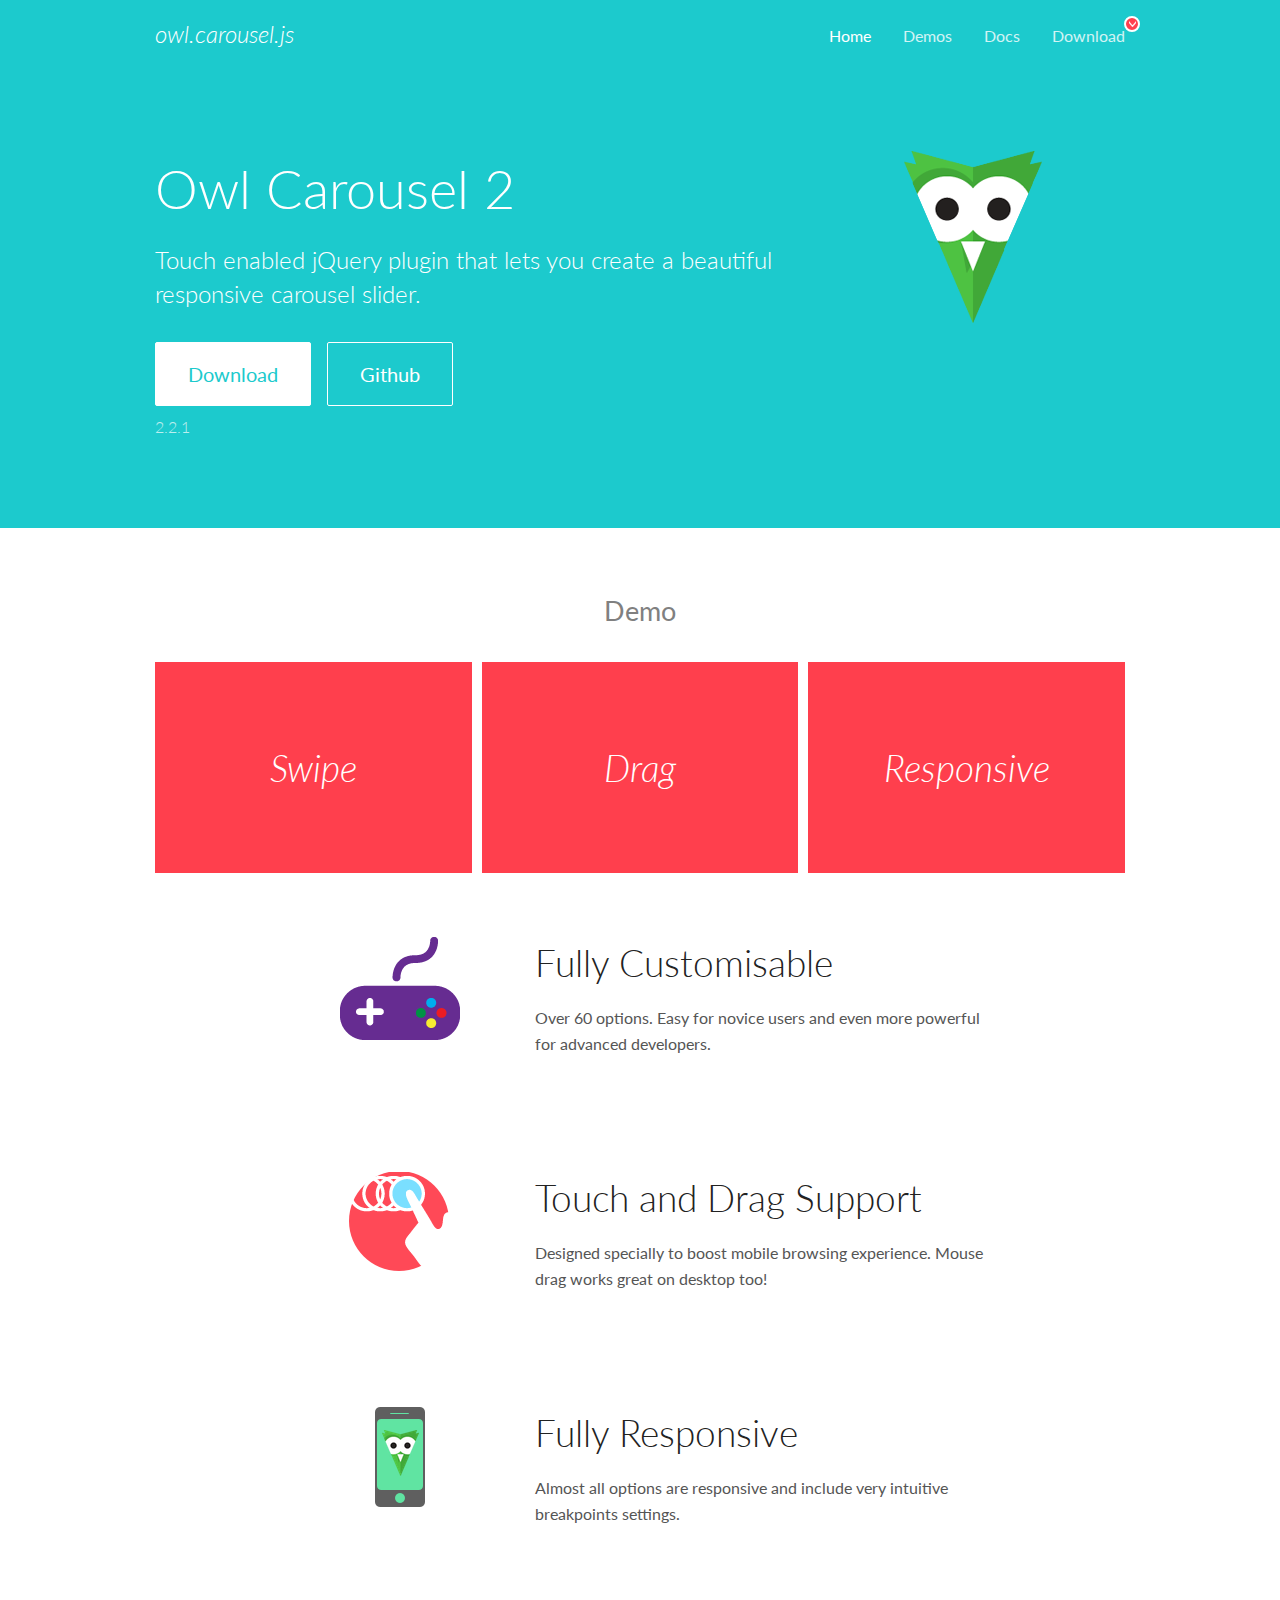
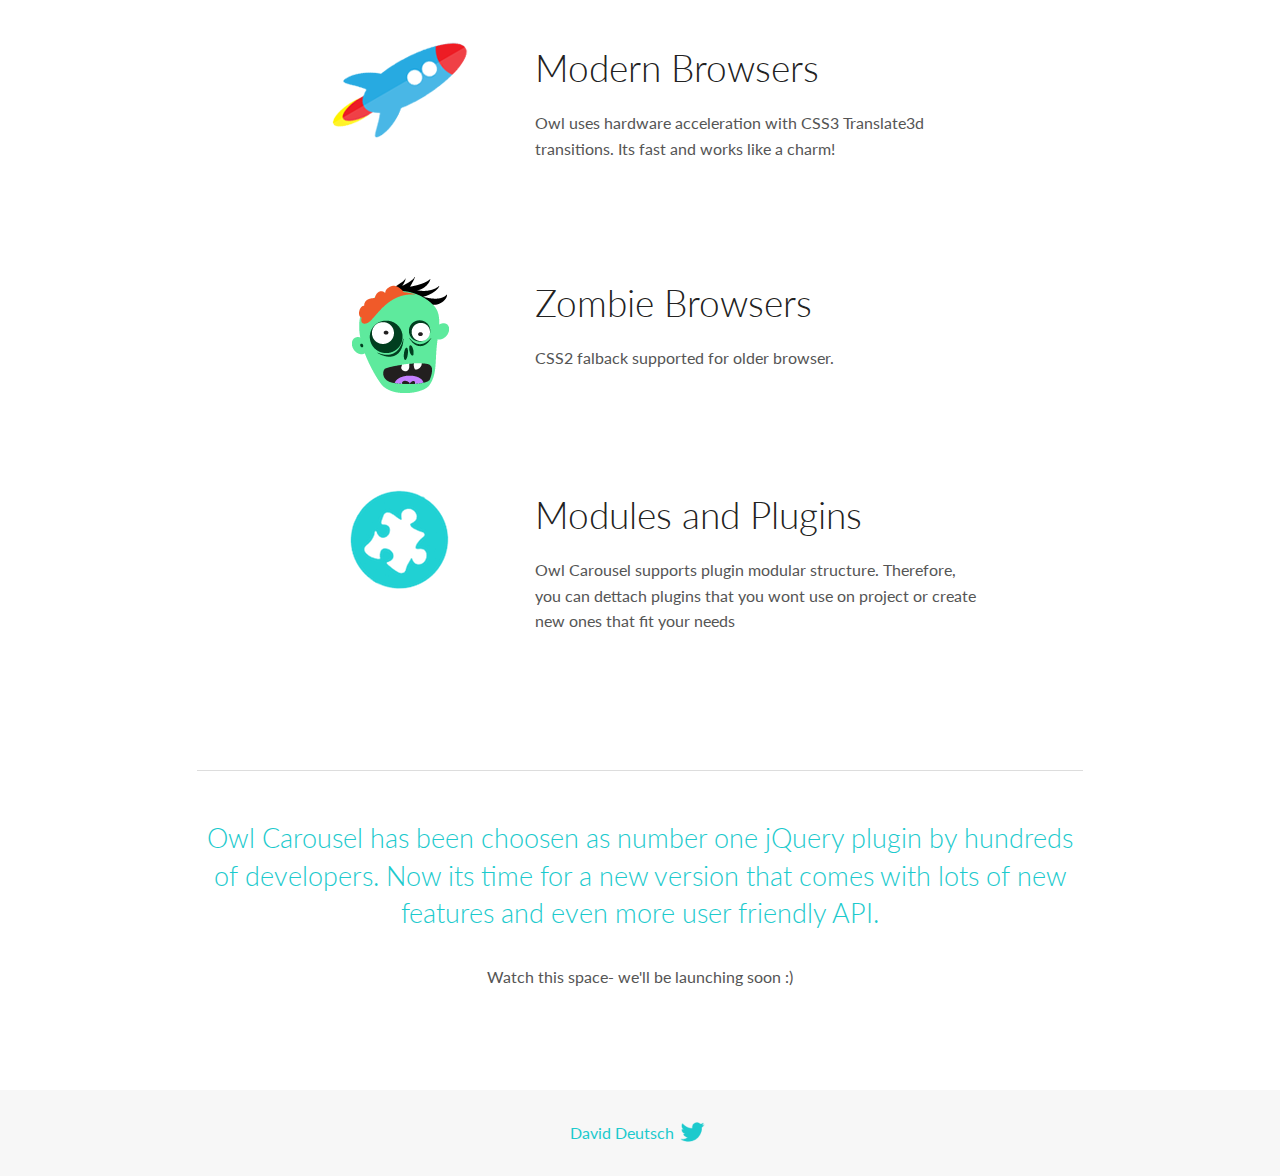
<file: dashboard/www/assets/lib/owl.carousel/docs/index.html>
<!DOCTYPE html>
<html lang="en">
  <head>

    <!-- head -->
    <meta charset="utf-8">
    <meta name="msapplication-tap-highlight" content="no" />
    <meta name="viewport" content="width=device-width, initial-scale=1.0" />
    <meta name="description" content="Touch enabled jQuery plugin that lets you create beautiful responsive carousel slider.">
    <meta name="author" content="David Deutsch">
    <title>
      Home | Owl Carousel | 2.2.1
    </title>

    <!-- Stylesheets -->
    <link href='https://fonts.googleapis.com/css?family=Lato:300,400,700,400italic,300italic' rel='stylesheet' type='text/css'>
    <link rel="stylesheet" href="assets/css/docs.theme.min.css">

    <!-- Owl Stylesheets -->
    <link rel="stylesheet" href="assets/owlcarousel/assets/owl.carousel.min.css">
    <link rel="stylesheet" href="assets/owlcarousel/assets/owl.theme.default.min.css">

    <!-- HTML5 shim and Respond.js IE8 support of HTML5 elements and media queries -->

    <!--[if lt IE 9]>
      <script src="https://oss.maxcdn.com/libs/html5shiv/3.7.0/html5shiv.js"></script>
      <script src="https://oss.maxcdn.com/libs/respond.js/1.3.0/respond.min.js"></script>
    <![endif]-->

    <!-- Favicons -->
    <link rel="apple-touch-icon-precomposed" sizes="144x144" href="assets/ico/apple-touch-icon-144-precomposed.png">
    <link rel="shortcut icon" href="assets/ico/favicon.png">
    <link rel="shortcut icon" href="favicon.ico">

    <!-- Yeah i know js should not be in header. Its required for demos.-->

    <!-- javascript -->
    <script src="assets/vendors/jquery.min.js"></script>
    <script src="assets/owlcarousel/owl.carousel.js"></script>
  </head>
  <body>

    <!-- header -->
    <header class="header">
      <div class="row">
        <div class="large-12 columns">
          <div class="brand left">
            <h3>
              <a href="/OwlCarousel2/">owl.carousel.js</a> 
            </h3>
          </div>
          <a id="toggle-nav" class="right">
            <span></span> <span></span> <span></span> 
          </a> 
          <div class="nav-bar">
            <ul class="clearfix">
              <li class="active">
                <a href="/OwlCarousel2/index.html">Home</a> 
              </li>
              <li> <a href="/OwlCarousel2/demos/demos.html">Demos</a>  </li>
              <li> <a href="/OwlCarousel2/docs/started-welcome.html">Docs</a>  </li>
              <li>
                <a href="https://github.com/OwlCarousel2/OwlCarousel2/archive/2.2.1.zip">Download</a> 
                <span class="download"></span> 
              </li>
            </ul>
          </div>
        </div>
      </div>
    </header>

    <!-- home panel -->
    <section id="hero">
      <div class="row">
        <div class="large-8 medium-8 columns">
          <h1>Owl Carousel 2</h1>
          <h4>Touch enabled jQuery plugin that lets you create a beautiful responsive carousel slider.</h4>
          <a href="https://github.com/OwlCarousel2/OwlCarousel2/archive/2.2.1.zip" class="hero-button">Download</a> 
          <a href="https://github.com/OwlCarousel2/OwlCarousel2" class="hero-button outline">Github</a> 
          <p>2.2.1</p>
        </div>
        <div class="large-4 medium-4 columns">
          <img class="owl-logo" src="assets/img/owl-logo.png" alt="mr. Owl">
        </div>
      </div>
    </section>

    <!-- body -->
    <div class="home-demo">
      <div class="row">
        <div class="large-12 columns">
          <h3>Demo</h3>
          <div class="owl-carousel">
            <div class="item">
              <h2>Swipe</h2>
            </div>
            <div class="item">
              <h2>Drag</h2>
            </div>
            <div class="item">
              <h2>Responsive</h2>
            </div>
            <div class="item">
              <h2>CSS3</h2>
            </div>
            <div class="item">
              <h2>Fast</h2>
            </div>
            <div class="item">
              <h2>Easy</h2>
            </div>
            <div class="item">
              <h2>Free</h2>
            </div>
            <div class="item">
              <h2>Upgradable</h2>
            </div>
            <div class="item">
              <h2>Tons of options</h2>
            </div>
            <div class="item">
              <h2>Infinity</h2>
            </div>
            <div class="item">
              <h2>Auto Width</h2>
            </div>
          </div>
        </div>
      </div>
    </div>
    <script>
      var owl = $('.owl-carousel');
      owl.owlCarousel({
        margin: 10,
        loop: true,
        responsive: {
          0: {
            items: 1
          },
          600: {
            items: 2
          },
          1000: {
            items: 3
          }
        }
      })
    </script>

    <!-- features -->
    <div id="features">
      <div class="row">
        <div class="small-12 medium-9 small-centered columns">
          <section class="row feature">
            <div class="medium-4 small-12 columns">
              <img src="assets/img/feature-options.png" alt="">
            </div>
            <div class="medium-8 small-12 columns">
              <h2>Fully Customisable</h2>
              <p>Over 60 options. Easy for novice users and even more powerful for advanced developers.</p>
            </div>
          </section>
          <section class="row feature">
            <div class="medium-4 small-12 columns">
              <img src="assets/img/feature-drag.png" alt="">
            </div>
            <div class="medium-8 small-12 columns">
              <h2>Touch and Drag Support</h2>
              <p>Designed specially to boost mobile browsing experience. Mouse drag works great on desktop too!</p>
            </div>
          </section>
          <section class="row feature">
            <div class="medium-4 small-12 columns">
              <img src="assets/img/feature-responsive.png" alt="">
            </div>
            <div class="medium-8 small-12 columns">
              <h2>Fully Responsive</h2>
              <p>Almost all options are responsive and include very intuitive breakpoints settings.</p>
            </div>
          </section>
          <section class="row feature">
            <div class="medium-4 small-12 columns">
              <img src="assets/img/feature-modern.png" alt="">
            </div>
            <div class="medium-8 small-12 columns">
              <h2>Modern Browsers</h2>
              <p>Owl uses hardware acceleration with CSS3 Translate3d transitions. Its fast and works like a charm! </p>
            </div>
          </section>
          <section class="row feature">
            <div class="medium-4 small-12 columns">
              <img src="assets/img/feature-zombie.png" alt="">
            </div>
            <div class="medium-8 small-12 columns">
              <h2>Zombie Browsers</h2>
              <p>CSS2 falback supported for older browser.</p>
            </div>
          </section>
          <section class="row feature">
            <div class="medium-4 small-12 columns">
              <img src="assets/img/feature-module.png" alt="">
            </div>
            <div class="medium-8 small-12 columns">
              <h2>Modules and Plugins</h2>
              <p>Owl Carousel supports plugin modular structure. Therefore, you can dettach plugins that you wont use on project or create new ones that fit your needs</p>
            </div>
          </section>
        </div>
      </div>
    </div>

    <!-- footer -->
    <section id="teaser-text">
      <div class="row">
        <div class="small-12 medium-11 small-centered columns">
          <hr>
          <h3 id="owl-carousel-has-been-choosen-as-number-one-jquery-plugin-by-hundreds-of-developers-now-its-time-for-a-new-version-that-comes-with-lots-of-new-features-and-even-more-user-friendly-api-">Owl Carousel has been choosen as number one jQuery plugin by hundreds of developers. Now its time for a new version that comes with lots of new features and even more user friendly API.</h3>
          <p>Watch this space- we&#39;ll be launching soon :)</p>
        </div>
      </div>
    </section>

    <!-- footer -->
    <footer class="footer">
      <div class="row">
        <div class="large-12 columns">
          <h5>
            <a href="/OwlCarousel2/docs/support-contact.html">David Deutsch</a> 
            <a id="custom-tweet-button" href="https://twitter.com/share?url=https://github.com/OwlCarousel2/OwlCarousel2&text=Owl Carousel - This is so awesome! " target="_blank"></a> 
          </h5>
        </div>
      </div>
    </footer>

    <!-- vendors -->
    <script src="assets/vendors/highlight.js"></script>
    <script src="assets/js/app.js"></script>
  </body>
</html>
</file>
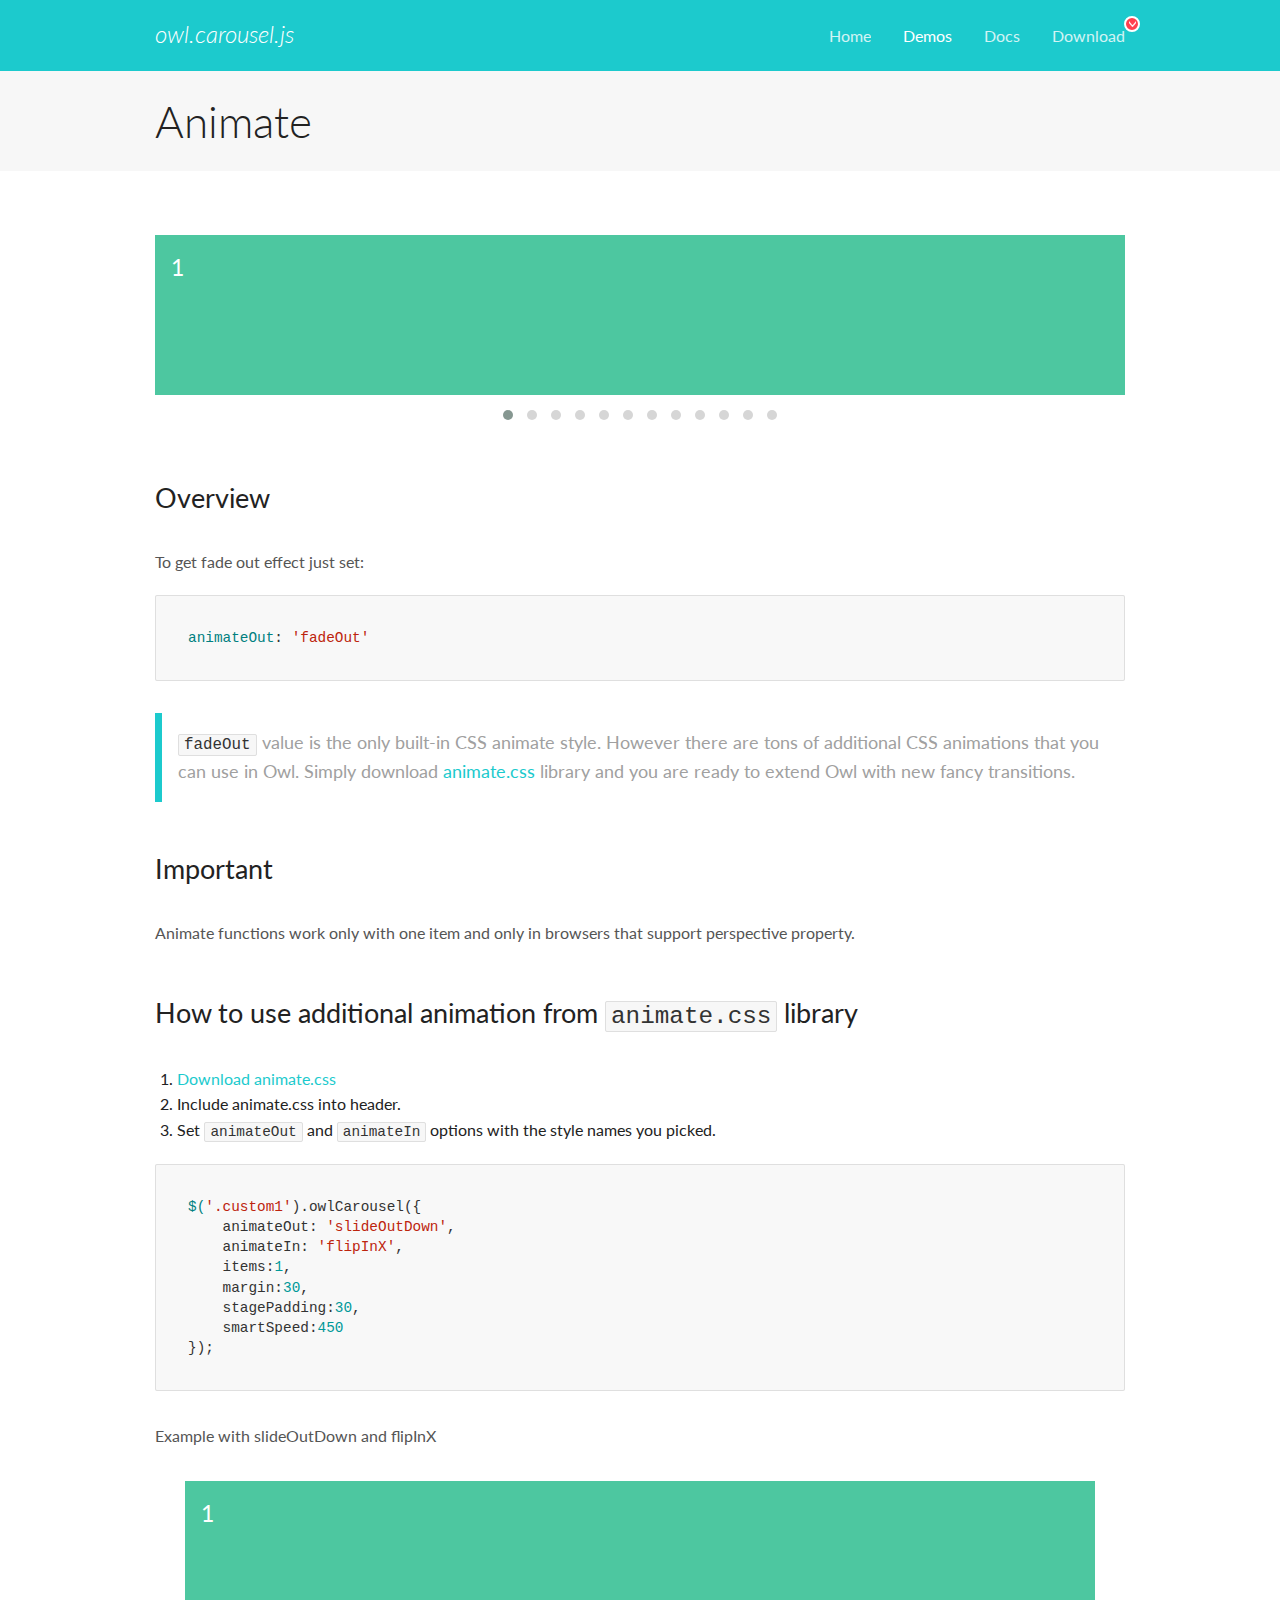
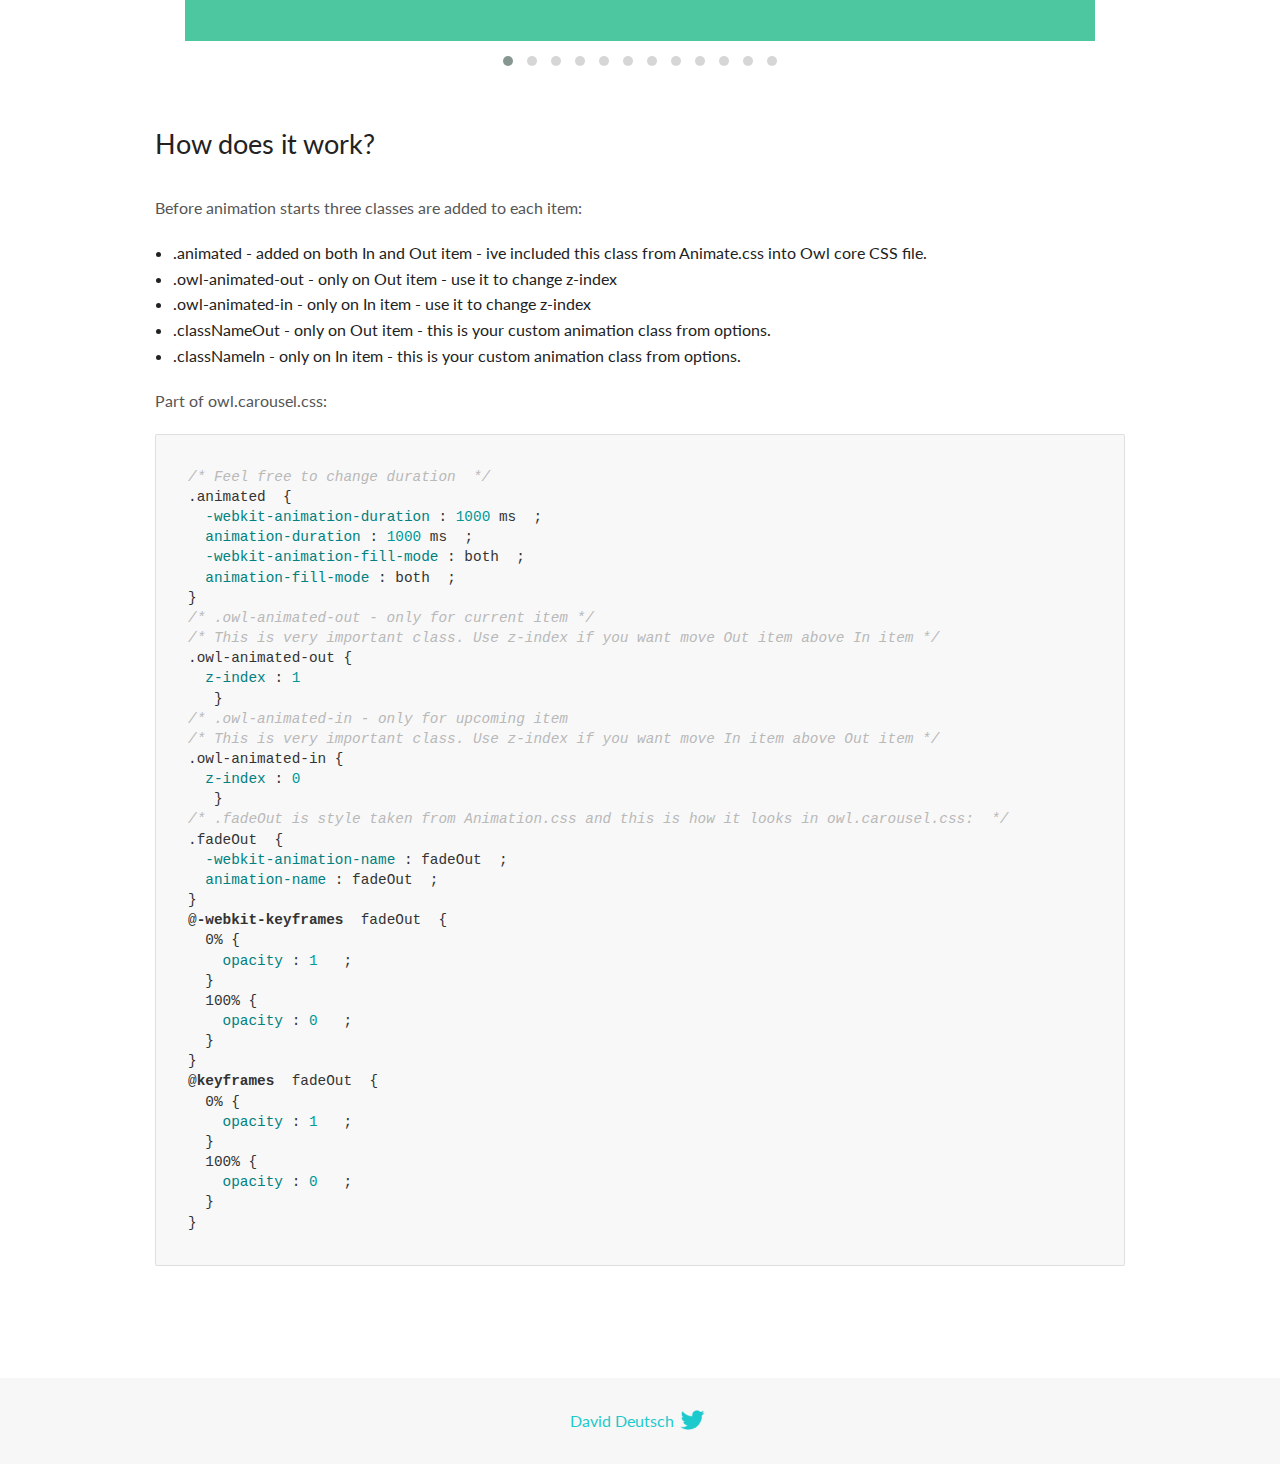
<file: dashboard/www/assets/lib/owl.carousel/docs/demos/animate.html>
<!DOCTYPE html>
<html lang="en">
  <head>

    <!-- head -->
    <meta charset="utf-8">
    <meta name="msapplication-tap-highlight" content="no" />
    <meta name="viewport" content="width=device-width, initial-scale=1.0" />
    <meta name="description" content="Animate carousel">
    <meta name="author" content="David Deutsch">
    <title>
      Animate Demo | Owl Carousel | 2.2.1
    </title>

    <!-- Stylesheets -->
    <link href='https://fonts.googleapis.com/css?family=Lato:300,400,700,400italic,300italic' rel='stylesheet' type='text/css'>
    <link rel="stylesheet" href="../assets/css/docs.theme.min.css">

    <!-- Owl Stylesheets -->
    <link rel="stylesheet" href="../assets/owlcarousel/assets/owl.carousel.min.css">
    <link rel="stylesheet" href="../assets/owlcarousel/assets/owl.theme.default.min.css">

    <!-- HTML5 shim and Respond.js IE8 support of HTML5 elements and media queries -->

    <!--[if lt IE 9]>
      <script src="https://oss.maxcdn.com/libs/html5shiv/3.7.0/html5shiv.js"></script>
      <script src="https://oss.maxcdn.com/libs/respond.js/1.3.0/respond.min.js"></script>
    <![endif]-->

    <!-- Favicons -->
    <link rel="apple-touch-icon-precomposed" sizes="144x144" href="../assets/ico/apple-touch-icon-144-precomposed.png">
    <link rel="shortcut icon" href="../assets/ico/favicon.png">
    <link rel="shortcut icon" href="favicon.ico">

    <!-- Yeah i know js should not be in header. Its required for demos.-->

    <!-- javascript -->
    <script src="../assets/vendors/jquery.min.js"></script>
    <script src="../assets/owlcarousel/owl.carousel.js"></script>
  </head>
  <body>

    <!-- header -->
    <header class="header">
      <div class="row">
        <div class="large-12 columns">
          <div class="brand left">
            <h3>
              <a href="/OwlCarousel2/">owl.carousel.js</a> 
            </h3>
          </div>
          <a id="toggle-nav" class="right">
            <span></span> <span></span> <span></span> 
          </a> 
          <div class="nav-bar">
            <ul class="clearfix">
              <li> <a href="/OwlCarousel2/index.html">Home</a>  </li>
              <li class="active">
                <a href="/OwlCarousel2/demos/demos.html">Demos</a> 
              </li>
              <li> <a href="/OwlCarousel2/docs/started-welcome.html">Docs</a>  </li>
              <li>
                <a href="https://github.com/OwlCarousel2/OwlCarousel2/archive/2.2.1.zip">Download</a> 
                <span class="download"></span> 
              </li>
            </ul>
          </div>
        </div>
      </div>
    </header>

    <!-- title -->
    <section class="title">
      <div class="row">
        <div class="large-12 columns">
          <h1>Animate</h1>
        </div>
      </div>
    </section>

    <!--  Demos -->
    <section id="demos">
      <div class="row">
        <div class="large-12 columns">
          <div class="fadeOut owl-carousel owl-theme">
            <div class="item">
              <h4>1</h4>
            </div>
            <div class="item">
              <h4>2</h4>
            </div>
            <div class="item">
              <h4>3</h4>
            </div>
            <div class="item">
              <h4>4</h4>
            </div>
            <div class="item">
              <h4>5</h4>
            </div>
            <div class="item">
              <h4>6</h4>
            </div>
            <div class="item">
              <h4>7</h4>
            </div>
            <div class="item">
              <h4>8</h4>
            </div>
            <div class="item">
              <h4>9</h4>
            </div>
            <div class="item">
              <h4>10</h4>
            </div>
            <div class="item">
              <h4>11</h4>
            </div>
            <div class="item">
              <h4>12</h4>
            </div>
          </div>
          <h3 id="overview">Overview</h3>
          <p>To get fade out effect just set:</p>
          <pre><code>animateOut: &#39;fadeOut&#39;</code></pre>
          <blockquote>
            <p><code>fadeOut</code> value is the only built-in CSS animate style. However there are tons of additional CSS animations that you can use in Owl. Simply download
              <a href="https://daneden.github.io/animate.css/">animate.css</a>  library and you are ready to extend Owl with new fancy transitions.</p>
          </blockquote>
          <h3 id="important">Important</h3>
          <p>Animate functions work only with one item and only in browsers that support perspective property.</p>
          <h3 id="how-to-use-additional-animation-from-animate-css-library">How to use additional animation from <code>animate.css</code> library</h3>
          <ol>
            <li> <a href="https://daneden.github.io/animate.css/">Download animate.css</a>  </li>
            <li>Include animate.css into header.</li>
            <li>Set <code>animateOut</code> and <code>animateIn</code> options with the style names you picked.</li>
          </ol>
          <pre><code>$(&#39;.custom1&#39;).owlCarousel({
    animateOut: &#39;slideOutDown&#39;,
    animateIn: &#39;flipInX&#39;,
    items:1,
    margin:30,
    stagePadding:30,
    smartSpeed:450
});</code></pre>
          <p>Example with slideOutDown and flipInX</p>
          <div class="custom1 owl-carousel owl-theme">
            <div class="item">
              <h4>1</h4>
            </div>
            <div class="item">
              <h4>2</h4>
            </div>
            <div class="item">
              <h4>3</h4>
            </div>
            <div class="item">
              <h4>4</h4>
            </div>
            <div class="item">
              <h4>5</h4>
            </div>
            <div class="item">
              <h4>6</h4>
            </div>
            <div class="item">
              <h4>7</h4>
            </div>
            <div class="item">
              <h4>8</h4>
            </div>
            <div class="item">
              <h4>9</h4>
            </div>
            <div class="item">
              <h4>10</h4>
            </div>
            <div class="item">
              <h4>11</h4>
            </div>
            <div class="item">
              <h4>12</h4>
            </div>
          </div>
          <h3 id="how-does-it-work-">How does it work?</h3>
          <p>Before animation starts three classes are added to each item:</p>
          <ul>
            <li>.animated - added on both In and Out item - ive included this class from Animate.css into Owl core CSS file.</li>
            <li>.owl-animated-out - only on Out item - use it to change z-index</li>
            <li>.owl-animated-in - only on In item - use it to change z-index</li>
            <li>.classNameOut - only on Out item - this is your custom animation class from options.</li>
            <li>.classNameIn - only on In item - this is your custom animation class from options.</li>
          </ul>
          <p>Part of owl.carousel.css:</p>
          <pre><code class="language-css"><span class="comment">/* Feel free to change duration  */</span> 
<span class="class">.animated</span>  <span class="rules">{
  <span class="rule"><span class="attribute">-webkit-animation-duration</span> :<span class="value"> <span class="number">1000</span> ms</span> </span> ;
  <span class="rule"><span class="attribute">animation-duration</span> :<span class="value"> <span class="number">1000</span> ms</span> </span> ;
  <span class="rule"><span class="attribute">-webkit-animation-fill-mode</span> :<span class="value"> both</span> </span> ;
  <span class="rule"><span class="attribute">animation-fill-mode</span> :<span class="value"> both</span> </span> ;
<span class="rule">}</span> </span> 
<span class="comment">/* .owl-animated-out - only for current item */</span> 
<span class="comment">/* This is very important class. Use z-index if you want move Out item above In item */</span> 
<span class="class">.owl-animated-out</span> <span class="rules">{
  <span class="rule"><span class="attribute">z-index</span> :<span class="value"> <span class="number">1</span> 
</span> </span> </span> }
<span class="comment">/* .owl-animated-in - only for upcoming item
/* This is very important class. Use z-index if you want move In item above Out item */</span> 
<span class="class">.owl-animated-in</span> <span class="rules">{
  <span class="rule"><span class="attribute">z-index</span> :<span class="value"> <span class="number">0</span> 
</span> </span> </span> }
<span class="comment">/* .fadeOut is style taken from Animation.css and this is how it looks in owl.carousel.css:  */</span> 
<span class="class">.fadeOut</span>  <span class="rules">{
  <span class="rule"><span class="attribute">-webkit-animation-name</span> :<span class="value"> fadeOut</span> </span> ;
  <span class="rule"><span class="attribute">animation-name</span> :<span class="value"> fadeOut</span> </span> ;
<span class="rule">}</span> </span> 
<span class="at_rule">@<span class="keyword">-webkit-keyframes</span>  fadeOut </span> {
  0% <span class="rules">{
    <span class="rule"><span class="attribute">opacity</span> :<span class="value"> <span class="number">1</span> </span> </span> ;
  <span class="rule">}</span> </span> 
  100% <span class="rules">{
    <span class="rule"><span class="attribute">opacity</span> :<span class="value"> <span class="number">0</span> </span> </span> ;
  <span class="rule">}</span> </span> 
}
<span class="at_rule">@<span class="keyword">keyframes</span>  fadeOut </span> {
  0% <span class="rules">{
    <span class="rule"><span class="attribute">opacity</span> :<span class="value"> <span class="number">1</span> </span> </span> ;
  <span class="rule">}</span> </span> 
  100% <span class="rules">{
    <span class="rule"><span class="attribute">opacity</span> :<span class="value"> <span class="number">0</span> </span> </span> ;
  <span class="rule">}</span> </span> 
}</code></pre>
          <link rel="stylesheet" href="../assets/css/animate.css">
          <script>
            jQuery(document).ready(function($) {
              $('.fadeOut').owlCarousel({
                items: 1,
                animateOut: 'fadeOut',
                loop: true,
                margin: 10,
              });
              $('.custom1').owlCarousel({
                animateOut: 'slideOutDown',
                animateIn: 'flipInX',
                items: 1,
                margin: 30,
                stagePadding: 30,
                smartSpeed: 450
              });
            });
          </script>
        </div>
      </div>
    </section>

    <!-- footer -->
    <footer class="footer">
      <div class="row">
        <div class="large-12 columns">
          <h5>
            <a href="/OwlCarousel2/docs/support-contact.html">David Deutsch</a> 
            <a id="custom-tweet-button" href="https://twitter.com/share?url=https://github.com/OwlCarousel2/OwlCarousel2&text=Owl Carousel - This is so awesome! " target="_blank"></a> 
          </h5>
        </div>
      </div>
    </footer>

    <!-- vendors -->
    <script src="../assets/vendors/highlight.js"></script>
    <script src="../assets/js/app.js"></script>
  </body>
</html>
</file>
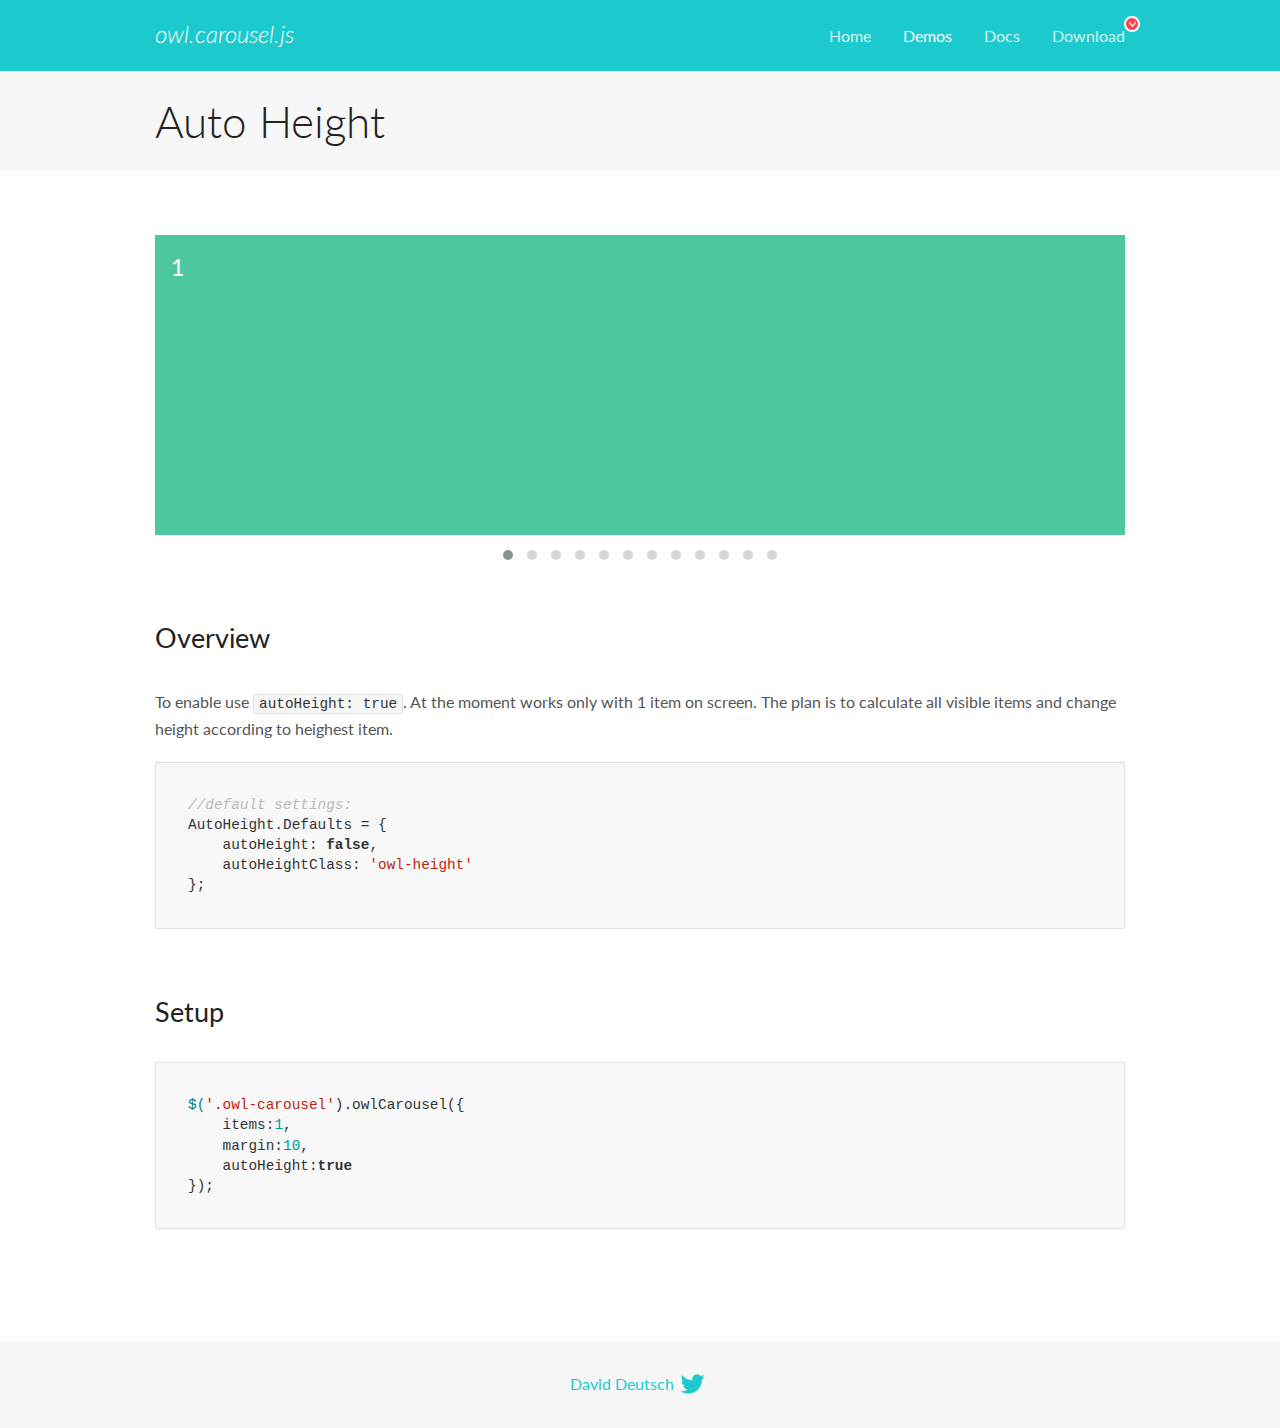
<file: dashboard/www/assets/lib/owl.carousel/docs/demos/autoheight.html>
<!DOCTYPE html>
<html lang="en">
  <head>

    <!-- head -->
    <meta charset="utf-8">
    <meta name="msapplication-tap-highlight" content="no" />
    <meta name="viewport" content="width=device-width, initial-scale=1.0" />
    <meta name="description" content="autoHeight usage demo">
    <meta name="author" content="David Deutsch">
    <title>
      Auto Height Demo | Owl Carousel | 2.2.1
    </title>

    <!-- Stylesheets -->
    <link href='https://fonts.googleapis.com/css?family=Lato:300,400,700,400italic,300italic' rel='stylesheet' type='text/css'>
    <link rel="stylesheet" href="../assets/css/docs.theme.min.css">

    <!-- Owl Stylesheets -->
    <link rel="stylesheet" href="../assets/owlcarousel/assets/owl.carousel.min.css">
    <link rel="stylesheet" href="../assets/owlcarousel/assets/owl.theme.default.min.css">

    <!-- HTML5 shim and Respond.js IE8 support of HTML5 elements and media queries -->

    <!--[if lt IE 9]>
      <script src="https://oss.maxcdn.com/libs/html5shiv/3.7.0/html5shiv.js"></script>
      <script src="https://oss.maxcdn.com/libs/respond.js/1.3.0/respond.min.js"></script>
    <![endif]-->

    <!-- Favicons -->
    <link rel="apple-touch-icon-precomposed" sizes="144x144" href="../assets/ico/apple-touch-icon-144-precomposed.png">
    <link rel="shortcut icon" href="../assets/ico/favicon.png">
    <link rel="shortcut icon" href="favicon.ico">

    <!-- Yeah i know js should not be in header. Its required for demos.-->

    <!-- javascript -->
    <script src="../assets/vendors/jquery.min.js"></script>
    <script src="../assets/owlcarousel/owl.carousel.js"></script>
  </head>
  <body>

    <!-- header -->
    <header class="header">
      <div class="row">
        <div class="large-12 columns">
          <div class="brand left">
            <h3>
              <a href="/OwlCarousel2/">owl.carousel.js</a> 
            </h3>
          </div>
          <a id="toggle-nav" class="right">
            <span></span> <span></span> <span></span> 
          </a> 
          <div class="nav-bar">
            <ul class="clearfix">
              <li> <a href="/OwlCarousel2/index.html">Home</a>  </li>
              <li class="active">
                <a href="/OwlCarousel2/demos/demos.html">Demos</a> 
              </li>
              <li> <a href="/OwlCarousel2/docs/started-welcome.html">Docs</a>  </li>
              <li>
                <a href="https://github.com/OwlCarousel2/OwlCarousel2/archive/2.2.1.zip">Download</a> 
                <span class="download"></span> 
              </li>
            </ul>
          </div>
        </div>
      </div>
    </header>

    <!-- title -->
    <section class="title">
      <div class="row">
        <div class="large-12 columns">
          <h1>Auto Height</h1>
        </div>
      </div>
    </section>

    <!--  Demos -->
    <section id="demos">
      <div class="row">
        <div class="large-12 columns">
          <div class="owl-carousel owl-theme">
            <div class="item" style="height:300px">
              <h4>1</h4>
            </div>
            <div class="item" style="height:100px">
              <h4>2</h4>
            </div>
            <div class="item" style="height:500px">
              <h4>3</h4>
            </div>
            <div class="item" style="height:250px">
              <h4>4</h4>
            </div>
            <div class="item" style="height:400px">
              <h4>5</h4>
            </div>
            <div class="item" style="height:500px">
              <h4>6</h4>
            </div>
            <div class="item" style="height:600px">
              <h4>7</h4>
            </div>
            <div class="item" style="height:400px">
              <h4>8</h4>
            </div>
            <div class="item" style="height:300px">
              <h4>9</h4>
            </div>
            <div class="item" style="height:350px">
              <h4>10</h4>
            </div>
            <div class="item" style="height:200px">
              <h4>11</h4>
            </div>
            <div class="item" style="height:150px">
              <h4>12</h4>
            </div>
          </div>
          <h3 id="overview">Overview</h3>
          <p>To enable use <code>autoHeight: true</code>. At the moment works only with 1 item on screen. The plan is to calculate all visible items and change height according to heighest item.</p>
          <pre><code>//default settings:
AutoHeight.Defaults = {
    autoHeight: false,
    autoHeightClass: &#39;owl-height&#39;
};</code></pre>
          <h3 id="setup">Setup</h3>
          <pre><code>$(&#39;.owl-carousel&#39;).owlCarousel({
    items:1,
    margin:10,
    autoHeight:true
});</code></pre>
          <script>
            $(document).ready(function() {
              $('.owl-carousel').owlCarousel({
                items: 1,
                margin: 10,
                autoHeight: true
              });
            })
          </script>
        </div>
      </div>
    </section>

    <!-- footer -->
    <footer class="footer">
      <div class="row">
        <div class="large-12 columns">
          <h5>
            <a href="/OwlCarousel2/docs/support-contact.html">David Deutsch</a> 
            <a id="custom-tweet-button" href="https://twitter.com/share?url=https://github.com/OwlCarousel2/OwlCarousel2&text=Owl Carousel - This is so awesome! " target="_blank"></a> 
          </h5>
        </div>
      </div>
    </footer>

    <!-- vendors -->
    <script src="../assets/vendors/highlight.js"></script>
    <script src="../assets/js/app.js"></script>
  </body>
</html>
</file>
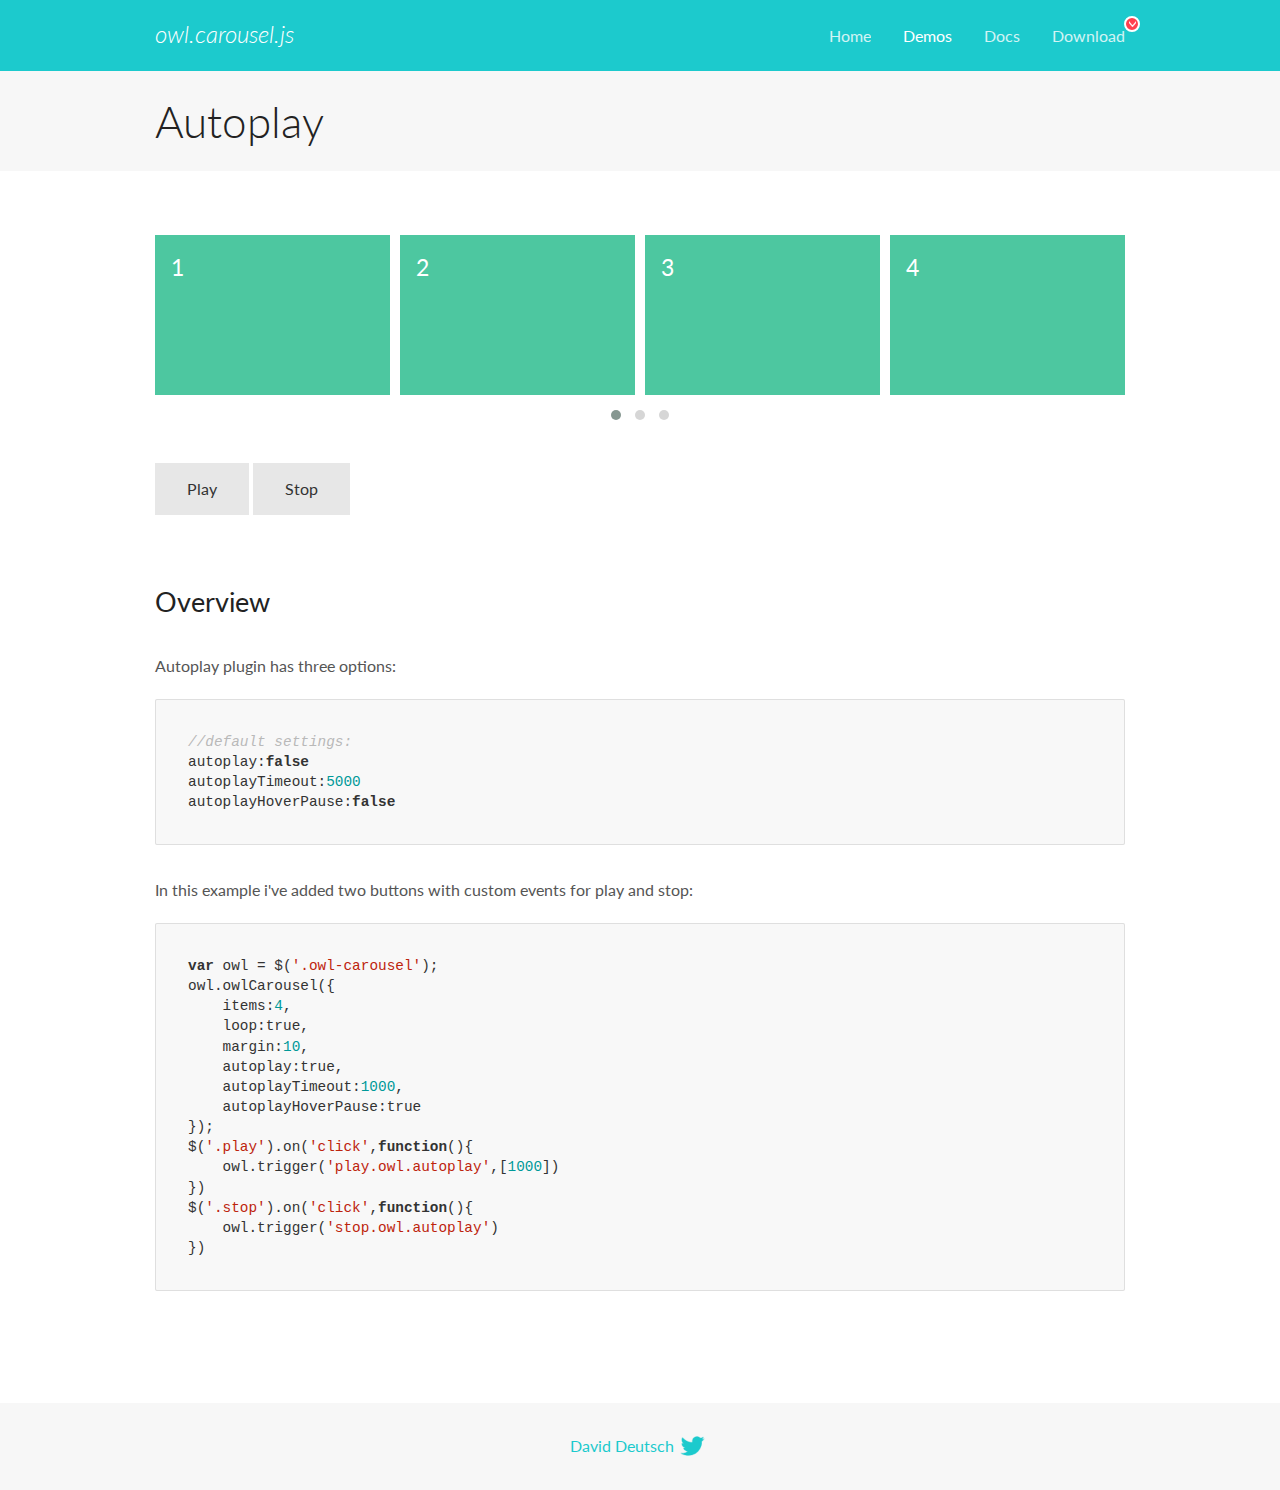
<file: dashboard/www/assets/lib/owl.carousel/docs/demos/autoplay.html>
<!DOCTYPE html>
<html lang="en">
  <head>

    <!-- head -->
    <meta charset="utf-8">
    <meta name="msapplication-tap-highlight" content="no" />
    <meta name="viewport" content="width=device-width, initial-scale=1.0" />
    <meta name="description" content="Autoplay usage demo">
    <meta name="author" content="David Deutsch">
    <title>
      Autoplay Demo | Owl Carousel | 2.2.1
    </title>

    <!-- Stylesheets -->
    <link href='https://fonts.googleapis.com/css?family=Lato:300,400,700,400italic,300italic' rel='stylesheet' type='text/css'>
    <link rel="stylesheet" href="../assets/css/docs.theme.min.css">

    <!-- Owl Stylesheets -->
    <link rel="stylesheet" href="../assets/owlcarousel/assets/owl.carousel.min.css">
    <link rel="stylesheet" href="../assets/owlcarousel/assets/owl.theme.default.min.css">

    <!-- HTML5 shim and Respond.js IE8 support of HTML5 elements and media queries -->

    <!--[if lt IE 9]>
      <script src="https://oss.maxcdn.com/libs/html5shiv/3.7.0/html5shiv.js"></script>
      <script src="https://oss.maxcdn.com/libs/respond.js/1.3.0/respond.min.js"></script>
    <![endif]-->

    <!-- Favicons -->
    <link rel="apple-touch-icon-precomposed" sizes="144x144" href="../assets/ico/apple-touch-icon-144-precomposed.png">
    <link rel="shortcut icon" href="../assets/ico/favicon.png">
    <link rel="shortcut icon" href="favicon.ico">

    <!-- Yeah i know js should not be in header. Its required for demos.-->

    <!-- javascript -->
    <script src="../assets/vendors/jquery.min.js"></script>
    <script src="../assets/owlcarousel/owl.carousel.js"></script>
  </head>
  <body>

    <!-- header -->
    <header class="header">
      <div class="row">
        <div class="large-12 columns">
          <div class="brand left">
            <h3>
              <a href="/OwlCarousel2/">owl.carousel.js</a> 
            </h3>
          </div>
          <a id="toggle-nav" class="right">
            <span></span> <span></span> <span></span> 
          </a> 
          <div class="nav-bar">
            <ul class="clearfix">
              <li> <a href="/OwlCarousel2/index.html">Home</a>  </li>
              <li class="active">
                <a href="/OwlCarousel2/demos/demos.html">Demos</a> 
              </li>
              <li> <a href="/OwlCarousel2/docs/started-welcome.html">Docs</a>  </li>
              <li>
                <a href="https://github.com/OwlCarousel2/OwlCarousel2/archive/2.2.1.zip">Download</a> 
                <span class="download"></span> 
              </li>
            </ul>
          </div>
        </div>
      </div>
    </header>

    <!-- title -->
    <section class="title">
      <div class="row">
        <div class="large-12 columns">
          <h1>Autoplay</h1>
        </div>
      </div>
    </section>

    <!--  Demos -->
    <section id="demos">
      <div class="row">
        <div class="large-12 columns">
          <div class="owl-carousel owl-theme">
            <div class="item">
              <h4>1</h4>
            </div>
            <div class="item">
              <h4>2</h4>
            </div>
            <div class="item">
              <h4>3</h4>
            </div>
            <div class="item">
              <h4>4</h4>
            </div>
            <div class="item">
              <h4>5</h4>
            </div>
            <div class="item">
              <h4>6</h4>
            </div>
            <div class="item">
              <h4>7</h4>
            </div>
            <div class="item">
              <h4>8</h4>
            </div>
            <div class="item">
              <h4>9</h4>
            </div>
            <div class="item">
              <h4>10</h4>
            </div>
            <div class="item">
              <h4>11</h4>
            </div>
            <div class="item">
              <h4>12</h4>
            </div>
          </div>
          <a class="button secondary play">Play</a> 
          <a class="button secondary stop">Stop</a> 
          <h3 id="overview">Overview</h3>
          <p>Autoplay plugin has three options:</p>
          <pre><code>//default settings:
autoplay:false
autoplayTimeout:5000
autoplayHoverPause:false</code></pre>
          <p>In this example i&#39;ve added two buttons with custom events for play and stop:</p>
          <pre><code>var owl = $(&#39;.owl-carousel&#39;);
owl.owlCarousel({
    items:4,
    loop:true,
    margin:10,
    autoplay:true,
    autoplayTimeout:1000,
    autoplayHoverPause:true
});
$(&#39;.play&#39;).on(&#39;click&#39;,function(){
    owl.trigger(&#39;play.owl.autoplay&#39;,[1000])
})
$(&#39;.stop&#39;).on(&#39;click&#39;,function(){
    owl.trigger(&#39;stop.owl.autoplay&#39;)
})</code></pre>
          <script>
            $(document).ready(function() {
              var owl = $('.owl-carousel');
              owl.owlCarousel({
                items: 4,
                loop: true,
                margin: 10,
                autoplay: true,
                autoplayTimeout: 1000,
                autoplayHoverPause: true
              });
              $('.play').on('click', function() {
                owl.trigger('play.owl.autoplay', [1000])
              })
              $('.stop').on('click', function() {
                owl.trigger('stop.owl.autoplay')
              })
            })
          </script>
        </div>
      </div>
    </section>

    <!-- footer -->
    <footer class="footer">
      <div class="row">
        <div class="large-12 columns">
          <h5>
            <a href="/OwlCarousel2/docs/support-contact.html">David Deutsch</a> 
            <a id="custom-tweet-button" href="https://twitter.com/share?url=https://github.com/OwlCarousel2/OwlCarousel2&text=Owl Carousel - This is so awesome! " target="_blank"></a> 
          </h5>
        </div>
      </div>
    </footer>

    <!-- vendors -->
    <script src="../assets/vendors/highlight.js"></script>
    <script src="../assets/js/app.js"></script>
  </body>
</html>
</file>
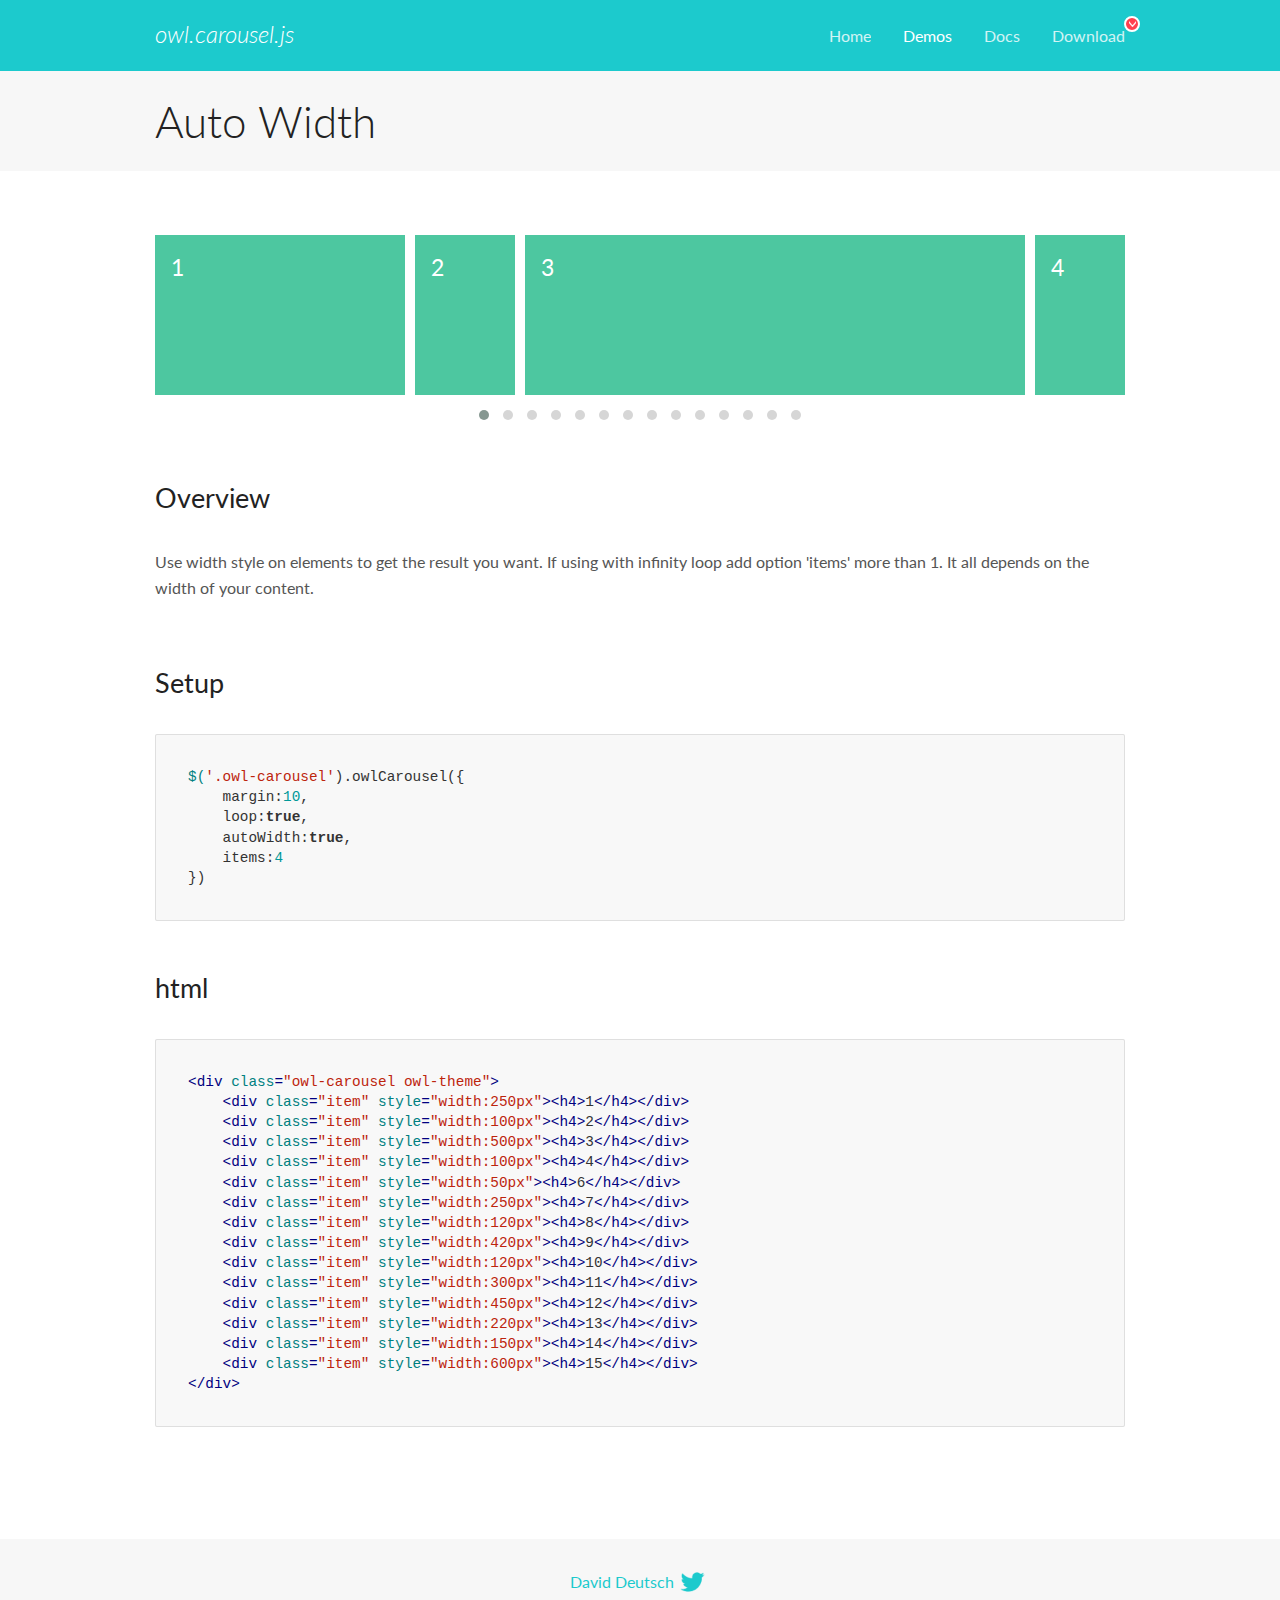
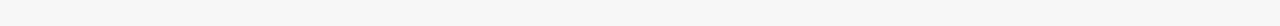
<file: dashboard/www/assets/lib/owl.carousel/docs/demos/autowidth.html>
<!DOCTYPE html>
<html lang="en">
  <head>

    <!-- head -->
    <meta charset="utf-8">
    <meta name="msapplication-tap-highlight" content="no" />
    <meta name="viewport" content="width=device-width, initial-scale=1.0" />
    <meta name="description" content="Auto Width">
    <meta name="author" content="David Deutsch">
    <title>
      Auto Width Demo | Owl Carousel | 2.2.1
    </title>

    <!-- Stylesheets -->
    <link href='https://fonts.googleapis.com/css?family=Lato:300,400,700,400italic,300italic' rel='stylesheet' type='text/css'>
    <link rel="stylesheet" href="../assets/css/docs.theme.min.css">

    <!-- Owl Stylesheets -->
    <link rel="stylesheet" href="../assets/owlcarousel/assets/owl.carousel.min.css">
    <link rel="stylesheet" href="../assets/owlcarousel/assets/owl.theme.default.min.css">

    <!-- HTML5 shim and Respond.js IE8 support of HTML5 elements and media queries -->

    <!--[if lt IE 9]>
      <script src="https://oss.maxcdn.com/libs/html5shiv/3.7.0/html5shiv.js"></script>
      <script src="https://oss.maxcdn.com/libs/respond.js/1.3.0/respond.min.js"></script>
    <![endif]-->

    <!-- Favicons -->
    <link rel="apple-touch-icon-precomposed" sizes="144x144" href="../assets/ico/apple-touch-icon-144-precomposed.png">
    <link rel="shortcut icon" href="../assets/ico/favicon.png">
    <link rel="shortcut icon" href="favicon.ico">

    <!-- Yeah i know js should not be in header. Its required for demos.-->

    <!-- javascript -->
    <script src="../assets/vendors/jquery.min.js"></script>
    <script src="../assets/owlcarousel/owl.carousel.js"></script>
  </head>
  <body>

    <!-- header -->
    <header class="header">
      <div class="row">
        <div class="large-12 columns">
          <div class="brand left">
            <h3>
              <a href="/OwlCarousel2/">owl.carousel.js</a> 
            </h3>
          </div>
          <a id="toggle-nav" class="right">
            <span></span> <span></span> <span></span> 
          </a> 
          <div class="nav-bar">
            <ul class="clearfix">
              <li> <a href="/OwlCarousel2/index.html">Home</a>  </li>
              <li class="active">
                <a href="/OwlCarousel2/demos/demos.html">Demos</a> 
              </li>
              <li> <a href="/OwlCarousel2/docs/started-welcome.html">Docs</a>  </li>
              <li>
                <a href="https://github.com/OwlCarousel2/OwlCarousel2/archive/2.2.1.zip">Download</a> 
                <span class="download"></span> 
              </li>
            </ul>
          </div>
        </div>
      </div>
    </header>

    <!-- title -->
    <section class="title">
      <div class="row">
        <div class="large-12 columns">
          <h1>Auto Width</h1>
        </div>
      </div>
    </section>

    <!--  Demos -->
    <section id="demos">
      <div class="row">
        <div class="large-12 columns">
          <div class="owl-carousel owl-theme">
            <div class="item" style="width:250px">
              <h4>1</h4>
            </div>
            <div class="item" style="width:100px">
              <h4>2</h4>
            </div>
            <div class="item" style="width:500px">
              <h4>3</h4>
            </div>
            <div class="item" style="width:100px">
              <h4>4</h4>
            </div>
            <div class="item" style="width:50px">
              <h4>6</h4>
            </div>
            <div class="item" style="width:250px">
              <h4>7</h4>
            </div>
            <div class="item" style="width:120px">
              <h4>8</h4>
            </div>
            <div class="item" style="width:420px">
              <h4>9</h4>
            </div>
            <div class="item" style="width:120px">
              <h4>10</h4>
            </div>
            <div class="item" style="width:300px">
              <h4>11</h4>
            </div>
            <div class="item" style="width:450px">
              <h4>12</h4>
            </div>
            <div class="item" style="width:220px">
              <h4>13</h4>
            </div>
            <div class="item" style="width:150px">
              <h4>14</h4>
            </div>
            <div class="item" style="width:600px">
              <h4>15</h4>
            </div>
          </div>
          <h3 id="overview">Overview</h3>
          <p>Use width style on elements to get the result you want. If using with infinity loop add option &#39;items&#39; more than 1. It all depends on the width of your content.</p>
          <h3 id="setup">Setup</h3>
          <pre><code>$(&#39;.owl-carousel&#39;).owlCarousel({
    margin:10,
    loop:true,
    autoWidth:true,
    items:4
})</code></pre>
          <h3 id="html">html</h3>
          <pre><code>&lt;div class=&quot;owl-carousel owl-theme&quot;&gt;
    &lt;div class=&quot;item&quot; style=&quot;width:250px&quot;&gt;&lt;h4&gt;1&lt;/h4&gt;&lt;/div&gt;
    &lt;div class=&quot;item&quot; style=&quot;width:100px&quot;&gt;&lt;h4&gt;2&lt;/h4&gt;&lt;/div&gt;
    &lt;div class=&quot;item&quot; style=&quot;width:500px&quot;&gt;&lt;h4&gt;3&lt;/h4&gt;&lt;/div&gt;
    &lt;div class=&quot;item&quot; style=&quot;width:100px&quot;&gt;&lt;h4&gt;4&lt;/h4&gt;&lt;/div&gt;
    &lt;div class=&quot;item&quot; style=&quot;width:50px&quot;&gt;&lt;h4&gt;6&lt;/h4&gt;&lt;/div&gt;
    &lt;div class=&quot;item&quot; style=&quot;width:250px&quot;&gt;&lt;h4&gt;7&lt;/h4&gt;&lt;/div&gt;
    &lt;div class=&quot;item&quot; style=&quot;width:120px&quot;&gt;&lt;h4&gt;8&lt;/h4&gt;&lt;/div&gt;
    &lt;div class=&quot;item&quot; style=&quot;width:420px&quot;&gt;&lt;h4&gt;9&lt;/h4&gt;&lt;/div&gt;
    &lt;div class=&quot;item&quot; style=&quot;width:120px&quot;&gt;&lt;h4&gt;10&lt;/h4&gt;&lt;/div&gt;
    &lt;div class=&quot;item&quot; style=&quot;width:300px&quot;&gt;&lt;h4&gt;11&lt;/h4&gt;&lt;/div&gt;
    &lt;div class=&quot;item&quot; style=&quot;width:450px&quot;&gt;&lt;h4&gt;12&lt;/h4&gt;&lt;/div&gt;
    &lt;div class=&quot;item&quot; style=&quot;width:220px&quot;&gt;&lt;h4&gt;13&lt;/h4&gt;&lt;/div&gt;
    &lt;div class=&quot;item&quot; style=&quot;width:150px&quot;&gt;&lt;h4&gt;14&lt;/h4&gt;&lt;/div&gt;
    &lt;div class=&quot;item&quot; style=&quot;width:600px&quot;&gt;&lt;h4&gt;15&lt;/h4&gt;&lt;/div&gt;
&lt;/div&gt;</code></pre>
          <script>
            $(document).ready(function() {
              $('.owl-carousel').owlCarousel({
                margin: 10,
                loop: true,
                autoWidth: true,
                items: 4
              })
            })
          </script>
        </div>
      </div>
    </section>

    <!-- footer -->
    <footer class="footer">
      <div class="row">
        <div class="large-12 columns">
          <h5>
            <a href="/OwlCarousel2/docs/support-contact.html">David Deutsch</a> 
            <a id="custom-tweet-button" href="https://twitter.com/share?url=https://github.com/OwlCarousel2/OwlCarousel2&text=Owl Carousel - This is so awesome! " target="_blank"></a> 
          </h5>
        </div>
      </div>
    </footer>

    <!-- vendors -->
    <script src="../assets/vendors/highlight.js"></script>
    <script src="../assets/js/app.js"></script>
  </body>
</html>
</file>
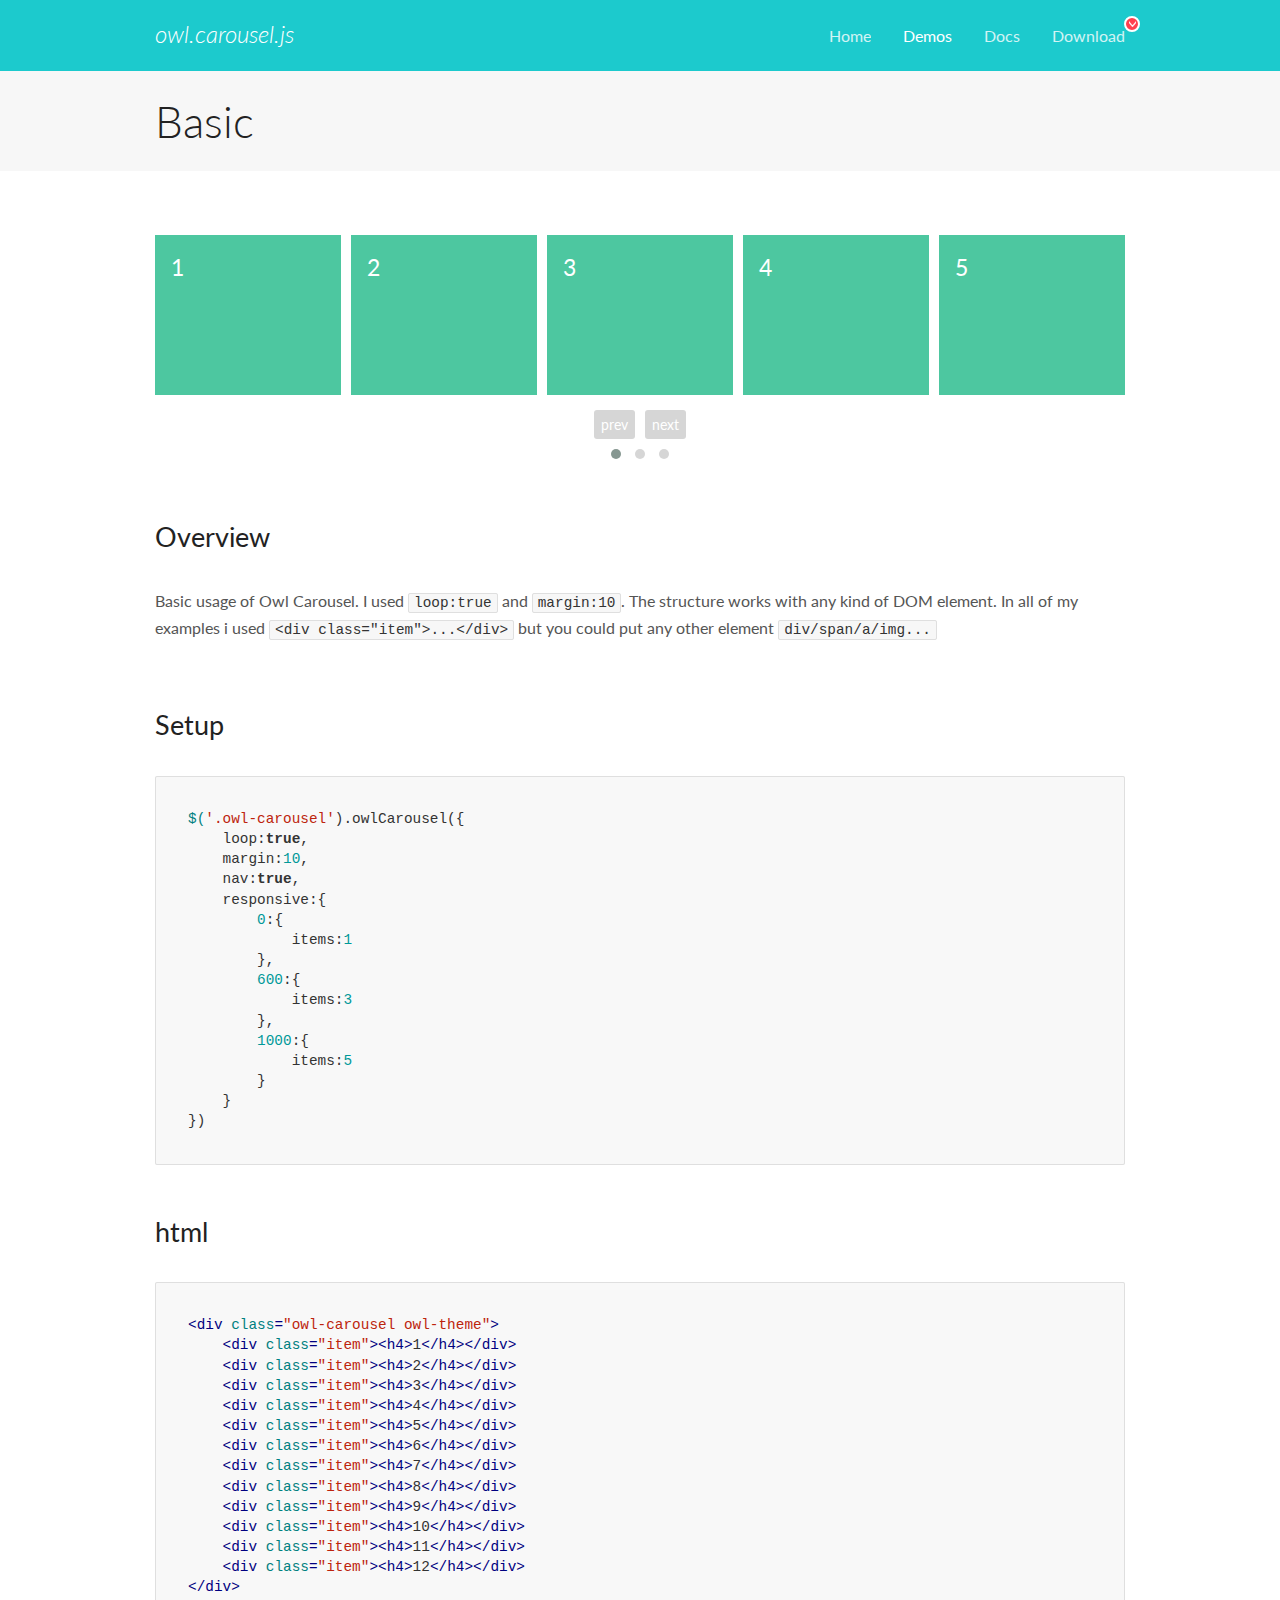
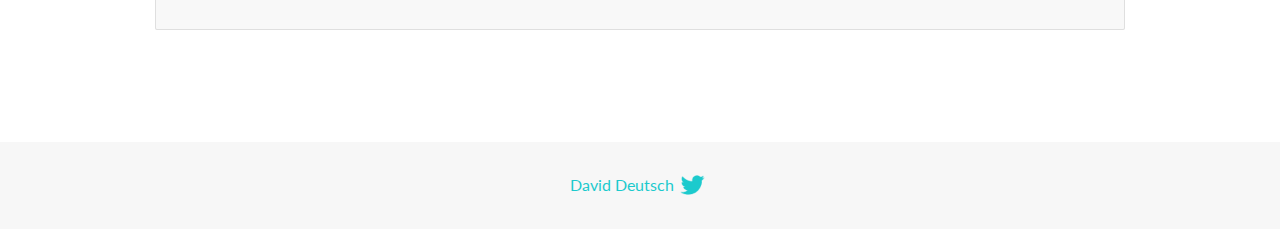
<file: dashboard/www/assets/lib/owl.carousel/docs/demos/basic.html>
<!DOCTYPE html>
<html lang="en">
  <head>

    <!-- head -->
    <meta charset="utf-8">
    <meta name="msapplication-tap-highlight" content="no" />
    <meta name="viewport" content="width=device-width, initial-scale=1.0" />
    <meta name="description" content="Basic usage demo">
    <meta name="author" content="David Deutsch">
    <title>
      Basic Demo | Owl Carousel | 2.2.1
    </title>

    <!-- Stylesheets -->
    <link href='https://fonts.googleapis.com/css?family=Lato:300,400,700,400italic,300italic' rel='stylesheet' type='text/css'>
    <link rel="stylesheet" href="../assets/css/docs.theme.min.css">

    <!-- Owl Stylesheets -->
    <link rel="stylesheet" href="../assets/owlcarousel/assets/owl.carousel.min.css">
    <link rel="stylesheet" href="../assets/owlcarousel/assets/owl.theme.default.min.css">

    <!-- HTML5 shim and Respond.js IE8 support of HTML5 elements and media queries -->

    <!--[if lt IE 9]>
      <script src="https://oss.maxcdn.com/libs/html5shiv/3.7.0/html5shiv.js"></script>
      <script src="https://oss.maxcdn.com/libs/respond.js/1.3.0/respond.min.js"></script>
    <![endif]-->

    <!-- Favicons -->
    <link rel="apple-touch-icon-precomposed" sizes="144x144" href="../assets/ico/apple-touch-icon-144-precomposed.png">
    <link rel="shortcut icon" href="../assets/ico/favicon.png">
    <link rel="shortcut icon" href="favicon.ico">

    <!-- Yeah i know js should not be in header. Its required for demos.-->

    <!-- javascript -->
    <script src="../assets/vendors/jquery.min.js"></script>
    <script src="../assets/owlcarousel/owl.carousel.js"></script>
  </head>
  <body>

    <!-- header -->
    <header class="header">
      <div class="row">
        <div class="large-12 columns">
          <div class="brand left">
            <h3>
              <a href="/OwlCarousel2/">owl.carousel.js</a> 
            </h3>
          </div>
          <a id="toggle-nav" class="right">
            <span></span> <span></span> <span></span> 
          </a> 
          <div class="nav-bar">
            <ul class="clearfix">
              <li> <a href="/OwlCarousel2/index.html">Home</a>  </li>
              <li class="active">
                <a href="/OwlCarousel2/demos/demos.html">Demos</a> 
              </li>
              <li> <a href="/OwlCarousel2/docs/started-welcome.html">Docs</a>  </li>
              <li>
                <a href="https://github.com/OwlCarousel2/OwlCarousel2/archive/2.2.1.zip">Download</a> 
                <span class="download"></span> 
              </li>
            </ul>
          </div>
        </div>
      </div>
    </header>

    <!-- title -->
    <section class="title">
      <div class="row">
        <div class="large-12 columns">
          <h1>Basic</h1>
        </div>
      </div>
    </section>

    <!--  Demos -->
    <section id="demos">
      <div class="row">
        <div class="large-12 columns">
          <div class="owl-carousel owl-theme">
            <div class="item">
              <h4>1</h4>
            </div>
            <div class="item">
              <h4>2</h4>
            </div>
            <div class="item">
              <h4>3</h4>
            </div>
            <div class="item">
              <h4>4</h4>
            </div>
            <div class="item">
              <h4>5</h4>
            </div>
            <div class="item">
              <h4>6</h4>
            </div>
            <div class="item">
              <h4>7</h4>
            </div>
            <div class="item">
              <h4>8</h4>
            </div>
            <div class="item">
              <h4>9</h4>
            </div>
            <div class="item">
              <h4>10</h4>
            </div>
            <div class="item">
              <h4>11</h4>
            </div>
            <div class="item">
              <h4>12</h4>
            </div>
          </div>
          <h3 id="overview">Overview</h3>
          <p>Basic usage of Owl Carousel. I used <code>loop:true</code> and <code>margin:10</code>. The structure works with any kind of DOM element. In all of my examples i used <code>&lt;div class=&quot;item&quot;&gt;...&lt;/div&gt;</code> but you could
            put any other element <code>div/span/a/img...</code></p>
          <h3 id="setup">Setup</h3>
          <pre><code>$(&#39;.owl-carousel&#39;).owlCarousel({
    loop:true,
    margin:10,
    nav:true,
    responsive:{
        0:{
            items:1
        },
        600:{
            items:3
        },
        1000:{
            items:5
        }
    }
})</code></pre>
          <h3 id="html">html</h3>
          <pre><code>&lt;div class=&quot;owl-carousel owl-theme&quot;&gt;
    &lt;div class=&quot;item&quot;&gt;&lt;h4&gt;1&lt;/h4&gt;&lt;/div&gt;
    &lt;div class=&quot;item&quot;&gt;&lt;h4&gt;2&lt;/h4&gt;&lt;/div&gt;
    &lt;div class=&quot;item&quot;&gt;&lt;h4&gt;3&lt;/h4&gt;&lt;/div&gt;
    &lt;div class=&quot;item&quot;&gt;&lt;h4&gt;4&lt;/h4&gt;&lt;/div&gt;
    &lt;div class=&quot;item&quot;&gt;&lt;h4&gt;5&lt;/h4&gt;&lt;/div&gt;
    &lt;div class=&quot;item&quot;&gt;&lt;h4&gt;6&lt;/h4&gt;&lt;/div&gt;
    &lt;div class=&quot;item&quot;&gt;&lt;h4&gt;7&lt;/h4&gt;&lt;/div&gt;
    &lt;div class=&quot;item&quot;&gt;&lt;h4&gt;8&lt;/h4&gt;&lt;/div&gt;
    &lt;div class=&quot;item&quot;&gt;&lt;h4&gt;9&lt;/h4&gt;&lt;/div&gt;
    &lt;div class=&quot;item&quot;&gt;&lt;h4&gt;10&lt;/h4&gt;&lt;/div&gt;
    &lt;div class=&quot;item&quot;&gt;&lt;h4&gt;11&lt;/h4&gt;&lt;/div&gt;
    &lt;div class=&quot;item&quot;&gt;&lt;h4&gt;12&lt;/h4&gt;&lt;/div&gt;
&lt;/div&gt;</code></pre>
          <script>
            $(document).ready(function() {
              var owl = $('.owl-carousel');
              owl.owlCarousel({
                margin: 10,
                nav: true,
                loop: true,
                responsive: {
                  0: {
                    items: 1
                  },
                  600: {
                    items: 3
                  },
                  1000: {
                    items: 5
                  }
                }
              })
            })
          </script>
        </div>
      </div>
    </section>

    <!-- footer -->
    <footer class="footer">
      <div class="row">
        <div class="large-12 columns">
          <h5>
            <a href="/OwlCarousel2/docs/support-contact.html">David Deutsch</a> 
            <a id="custom-tweet-button" href="https://twitter.com/share?url=https://github.com/OwlCarousel2/OwlCarousel2&text=Owl Carousel - This is so awesome! " target="_blank"></a> 
          </h5>
        </div>
      </div>
    </footer>

    <!-- vendors -->
    <script src="../assets/vendors/highlight.js"></script>
    <script src="../assets/js/app.js"></script>
  </body>
</html>
</file>
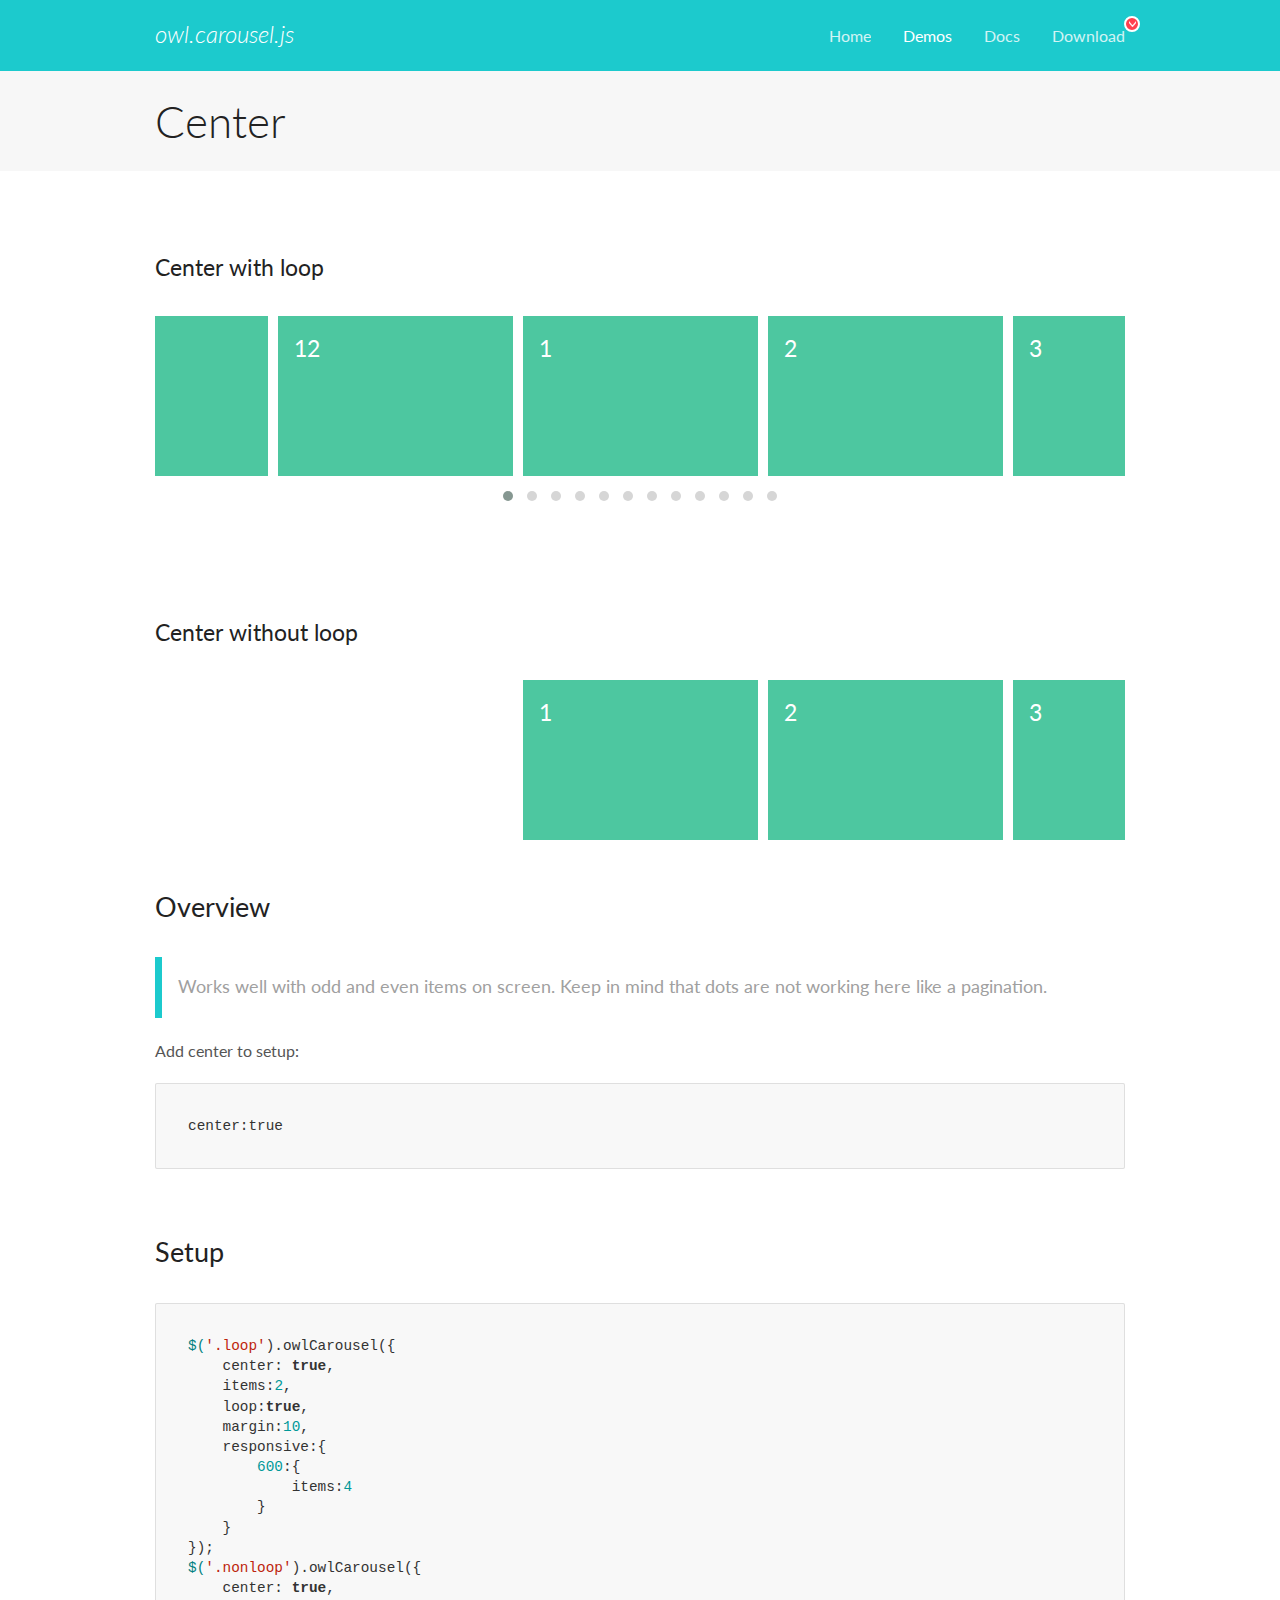
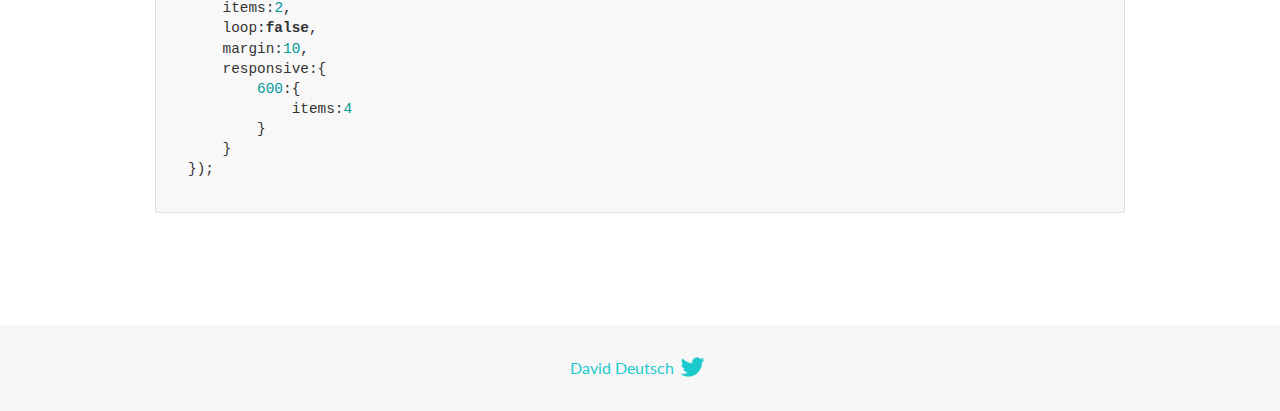
<file: dashboard/www/assets/lib/owl.carousel/docs/demos/center.html>
<!DOCTYPE html>
<html lang="en">
  <head>

    <!-- head -->
    <meta charset="utf-8">
    <meta name="msapplication-tap-highlight" content="no" />
    <meta name="viewport" content="width=device-width, initial-scale=1.0" />
    <meta name="description" content="Center carousel">
    <meta name="author" content="David Deutsch">
    <title>
      Center Demo | Owl Carousel | 2.2.1
    </title>

    <!-- Stylesheets -->
    <link href='https://fonts.googleapis.com/css?family=Lato:300,400,700,400italic,300italic' rel='stylesheet' type='text/css'>
    <link rel="stylesheet" href="../assets/css/docs.theme.min.css">

    <!-- Owl Stylesheets -->
    <link rel="stylesheet" href="../assets/owlcarousel/assets/owl.carousel.min.css">
    <link rel="stylesheet" href="../assets/owlcarousel/assets/owl.theme.default.min.css">

    <!-- HTML5 shim and Respond.js IE8 support of HTML5 elements and media queries -->

    <!--[if lt IE 9]>
      <script src="https://oss.maxcdn.com/libs/html5shiv/3.7.0/html5shiv.js"></script>
      <script src="https://oss.maxcdn.com/libs/respond.js/1.3.0/respond.min.js"></script>
    <![endif]-->

    <!-- Favicons -->
    <link rel="apple-touch-icon-precomposed" sizes="144x144" href="../assets/ico/apple-touch-icon-144-precomposed.png">
    <link rel="shortcut icon" href="../assets/ico/favicon.png">
    <link rel="shortcut icon" href="favicon.ico">

    <!-- Yeah i know js should not be in header. Its required for demos.-->

    <!-- javascript -->
    <script src="../assets/vendors/jquery.min.js"></script>
    <script src="../assets/owlcarousel/owl.carousel.js"></script>
  </head>
  <body>

    <!-- header -->
    <header class="header">
      <div class="row">
        <div class="large-12 columns">
          <div class="brand left">
            <h3>
              <a href="/OwlCarousel2/">owl.carousel.js</a> 
            </h3>
          </div>
          <a id="toggle-nav" class="right">
            <span></span> <span></span> <span></span> 
          </a> 
          <div class="nav-bar">
            <ul class="clearfix">
              <li> <a href="/OwlCarousel2/index.html">Home</a>  </li>
              <li class="active">
                <a href="/OwlCarousel2/demos/demos.html">Demos</a> 
              </li>
              <li> <a href="/OwlCarousel2/docs/started-welcome.html">Docs</a>  </li>
              <li>
                <a href="https://github.com/OwlCarousel2/OwlCarousel2/archive/2.2.1.zip">Download</a> 
                <span class="download"></span> 
              </li>
            </ul>
          </div>
        </div>
      </div>
    </header>

    <!-- title -->
    <section class="title">
      <div class="row">
        <div class="large-12 columns">
          <h1>Center</h1>
        </div>
      </div>
    </section>

    <!--  Demos -->
    <section id="demos">
      <div class="row">
        <div class="large-12 columns">
          <h4 id="center-with-loop">Center with loop</h4>
          <div class="loop owl-carousel owl-theme">
            <div class="item">
              <h4>1</h4>
            </div>
            <div class="item">
              <h4>2</h4>
            </div>
            <div class="item">
              <h4>3</h4>
            </div>
            <div class="item">
              <h4>4</h4>
            </div>
            <div class="item">
              <h4>5</h4>
            </div>
            <div class="item">
              <h4>6</h4>
            </div>
            <div class="item">
              <h4>7</h4>
            </div>
            <div class="item">
              <h4>8</h4>
            </div>
            <div class="item">
              <h4>9</h4>
            </div>
            <div class="item">
              <h4>10</h4>
            </div>
            <div class="item">
              <h4>11</h4>
            </div>
            <div class="item">
              <h4>12</h4>
            </div>
          </div>
          <br>
          <h4 id="center-without-loop">Center without loop</h4>
          <div class="nonloop owl-carousel">
            <div class="item">
              <h4>1</h4>
            </div>
            <div class="item">
              <h4>2</h4>
            </div>
            <div class="item">
              <h4>3</h4>
            </div>
            <div class="item">
              <h4>4</h4>
            </div>
            <div class="item">
              <h4>5</h4>
            </div>
            <div class="item">
              <h4>6</h4>
            </div>
            <div class="item">
              <h4>7</h4>
            </div>
            <div class="item">
              <h4>8</h4>
            </div>
            <div class="item">
              <h4>9</h4>
            </div>
            <div class="item">
              <h4>10</h4>
            </div>
            <div class="item">
              <h4>11</h4>
            </div>
            <div class="item">
              <h4>12</h4>
            </div>
          </div>
          <h3 id="overview">Overview</h3>
          <blockquote>
            <p>Works well with odd and even items on screen. Keep in mind that dots are not working here like a pagination.</p>
          </blockquote>
          <p>Add center to setup:</p>
          <pre><code>center:true</code></pre>
          <h3 id="setup">Setup</h3>
          <pre><code>$(&#39;.loop&#39;).owlCarousel({
    center: true,
    items:2,
    loop:true,
    margin:10,
    responsive:{
        600:{
            items:4
        }
    }
});
$(&#39;.nonloop&#39;).owlCarousel({
    center: true,
    items:2,
    loop:false,
    margin:10,
    responsive:{
        600:{
            items:4
        }
    }
});</code></pre>
          <script>
            jQuery(document).ready(function($) {
              $('.loop').owlCarousel({
                center: true,
                items: 2,
                loop: true,
                margin: 10,
                responsive: {
                  600: {
                    items: 4
                  }
                }
              });
              $('.nonloop').owlCarousel({
                center: true,
                items: 2,
                loop: false,
                margin: 10,
                responsive: {
                  600: {
                    items: 4
                  }
                }
              });
            });
          </script>
        </div>
      </div>
    </section>

    <!-- footer -->
    <footer class="footer">
      <div class="row">
        <div class="large-12 columns">
          <h5>
            <a href="/OwlCarousel2/docs/support-contact.html">David Deutsch</a> 
            <a id="custom-tweet-button" href="https://twitter.com/share?url=https://github.com/OwlCarousel2/OwlCarousel2&text=Owl Carousel - This is so awesome! " target="_blank"></a> 
          </h5>
        </div>
      </div>
    </footer>

    <!-- vendors -->
    <script src="../assets/vendors/highlight.js"></script>
    <script src="../assets/js/app.js"></script>
  </body>
</html>
</file>
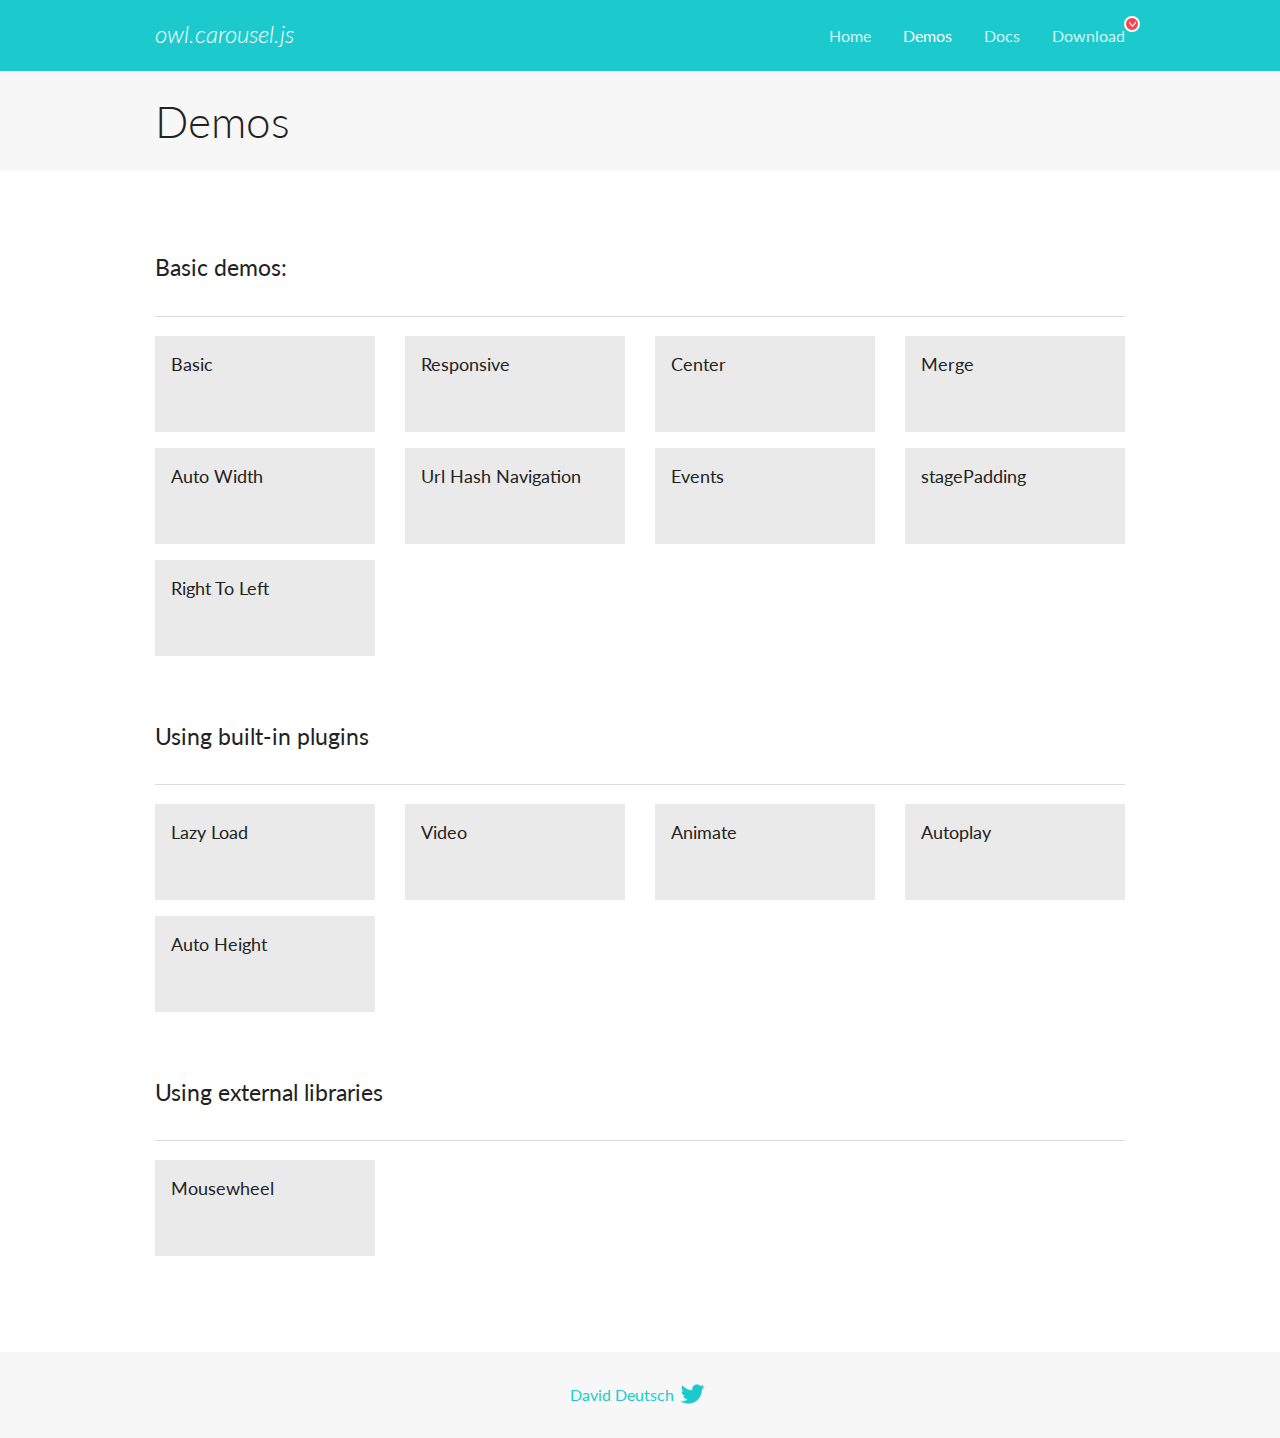
<file: dashboard/www/assets/lib/owl.carousel/docs/demos/demos.html>
<!DOCTYPE html>
<html lang="en">
  <head>

    <!-- head -->
    <meta charset="utf-8">
    <meta name="msapplication-tap-highlight" content="no" />
    <meta name="viewport" content="width=device-width, initial-scale=1.0" />
    <meta name="description" content="A list of Owl Carousel examples.">
    <meta name="author" content="David Deutsch">
    <title>
      Demos | Owl Carousel | 2.2.1
    </title>

    <!-- Stylesheets -->
    <link href='https://fonts.googleapis.com/css?family=Lato:300,400,700,400italic,300italic' rel='stylesheet' type='text/css'>
    <link rel="stylesheet" href="../assets/css/docs.theme.min.css">

    <!-- Owl Stylesheets -->
    <link rel="stylesheet" href="../assets/owlcarousel/assets/owl.carousel.min.css">
    <link rel="stylesheet" href="../assets/owlcarousel/assets/owl.theme.default.min.css">

    <!-- HTML5 shim and Respond.js IE8 support of HTML5 elements and media queries -->

    <!--[if lt IE 9]>
      <script src="https://oss.maxcdn.com/libs/html5shiv/3.7.0/html5shiv.js"></script>
      <script src="https://oss.maxcdn.com/libs/respond.js/1.3.0/respond.min.js"></script>
    <![endif]-->

    <!-- Favicons -->
    <link rel="apple-touch-icon-precomposed" sizes="144x144" href="../assets/ico/apple-touch-icon-144-precomposed.png">
    <link rel="shortcut icon" href="../assets/ico/favicon.png">
    <link rel="shortcut icon" href="favicon.ico">

    <!-- Yeah i know js should not be in header. Its required for demos.-->

    <!-- javascript -->
    <script src="../assets/vendors/jquery.min.js"></script>
    <script src="../assets/owlcarousel/owl.carousel.js"></script>
  </head>
  <body>

    <!-- header -->
    <header class="header">
      <div class="row">
        <div class="large-12 columns">
          <div class="brand left">
            <h3>
              <a href="/OwlCarousel2/">owl.carousel.js</a> 
            </h3>
          </div>
          <a id="toggle-nav" class="right">
            <span></span> <span></span> <span></span> 
          </a> 
          <div class="nav-bar">
            <ul class="clearfix">
              <li> <a href="/OwlCarousel2/index.html">Home</a>  </li>
              <li class="active">
                <a href="/OwlCarousel2/demos/demos.html">Demos</a> 
              </li>
              <li> <a href="/OwlCarousel2/docs/started-welcome.html">Docs</a>  </li>
              <li>
                <a href="https://github.com/OwlCarousel2/OwlCarousel2/archive/2.2.1.zip">Download</a> 
                <span class="download"></span> 
              </li>
            </ul>
          </div>
        </div>
      </div>
    </header>

    <!-- title -->
    <section class="title">
      <div class="row">
        <div class="large-12 columns">
          <h1>Demos</h1>
        </div>
      </div>
    </section>

    <!--  Demos -->
    <section id="demos">
      <div class="row">
        <div class="large-12 columns">
          <h4 id="basic-demos-">Basic demos:</h4>
          <hr>
          <div class="demo-list">
            <div class="row">
              <div class="small-6 medium-4 large-3 columns">
                <a href="basic.html" class="demo-block">
                  <h5>Basic </h5>
                </a> 
              </div>
              <div class="small-6 medium-4 large-3 columns">
                <a href="responsive.html" class="demo-block">
                  <h5>Responsive </h5>
                </a> 
              </div>
              <div class="small-6 medium-4 large-3 columns">
                <a href="center.html" class="demo-block">
                  <h5>Center </h5>
                </a> 
              </div>
              <div class="small-6 medium-4 large-3 columns">
                <a href="merge.html" class="demo-block">
                  <h5>Merge </h5>
                </a> 
              </div>
              <div class="small-6 medium-4 large-3 columns">
                <a href="autowidth.html" class="demo-block">
                  <h5>Auto Width </h5>
                </a> 
              </div>
              <div class="small-6 medium-4 large-3 columns">
                <a href="urlhashnav.html" class="demo-block">
                  <h5>Url Hash Navigation </h5>
                </a> 
              </div>
              <div class="small-6 medium-4 large-3 columns">
                <a href="events.html" class="demo-block">
                  <h5>Events </h5>
                </a> 
              </div>
              <div class="small-6 medium-4 large-3 columns">
                <a href="stagepadding.html" class="demo-block">
                  <h5>stagePadding </h5>
                </a> 
              </div>
              <div class="small-6 medium-4 large-3 columns">
                <a href="rtl.html" class="demo-block">
                  <h5>Right To Left </h5>
                </a> 
              </div>
            </div>
          </div>
          <h4 id="using-built-in-plugins">Using built-in plugins</h4>
          <hr>
          <div class="demo-list">
            <div class="row">
              <div class="small-6 medium-4 large-3 columns">
                <a href="lazyLoad.html" class="demo-block">
                  <h5>Lazy Load </h5>
                </a> 
              </div>
              <div class="small-6 medium-4 large-3 columns">
                <a href="video.html" class="demo-block">
                  <h5>Video </h5>
                </a> 
              </div>
              <div class="small-6 medium-4 large-3 columns">
                <a href="animate.html" class="demo-block">
                  <h5>Animate </h5>
                </a> 
              </div>
              <div class="small-6 medium-4 large-3 columns">
                <a href="autoplay.html" class="demo-block">
                  <h5>Autoplay </h5>
                </a> 
              </div>
              <div class="small-6 medium-4 large-3 columns">
                <a href="autoheight.html" class="demo-block">
                  <h5>Auto Height </h5>
                </a> 
              </div>
            </div>
          </div>
          <h4 id="using-external-libraries">Using external libraries</h4>
          <hr>
          <div class="demo-list">
            <div class="row">
              <div class="small-6 medium-4 large-3 columns">
                <a href="mousewheel.html" class="demo-block">
                  <h5>Mousewheel </h5>
                </a> 
              </div>
            </div>
          </div>
        </div>
      </div>
    </section>

    <!-- footer -->
    <footer class="footer">
      <div class="row">
        <div class="large-12 columns">
          <h5>
            <a href="/OwlCarousel2/docs/support-contact.html">David Deutsch</a> 
            <a id="custom-tweet-button" href="https://twitter.com/share?url=https://github.com/OwlCarousel2/OwlCarousel2&text=Owl Carousel - This is so awesome! " target="_blank"></a> 
          </h5>
        </div>
      </div>
    </footer>

    <!-- vendors -->
    <script src="../assets/vendors/highlight.js"></script>
    <script src="../assets/js/app.js"></script>
  </body>
</html>
</file>
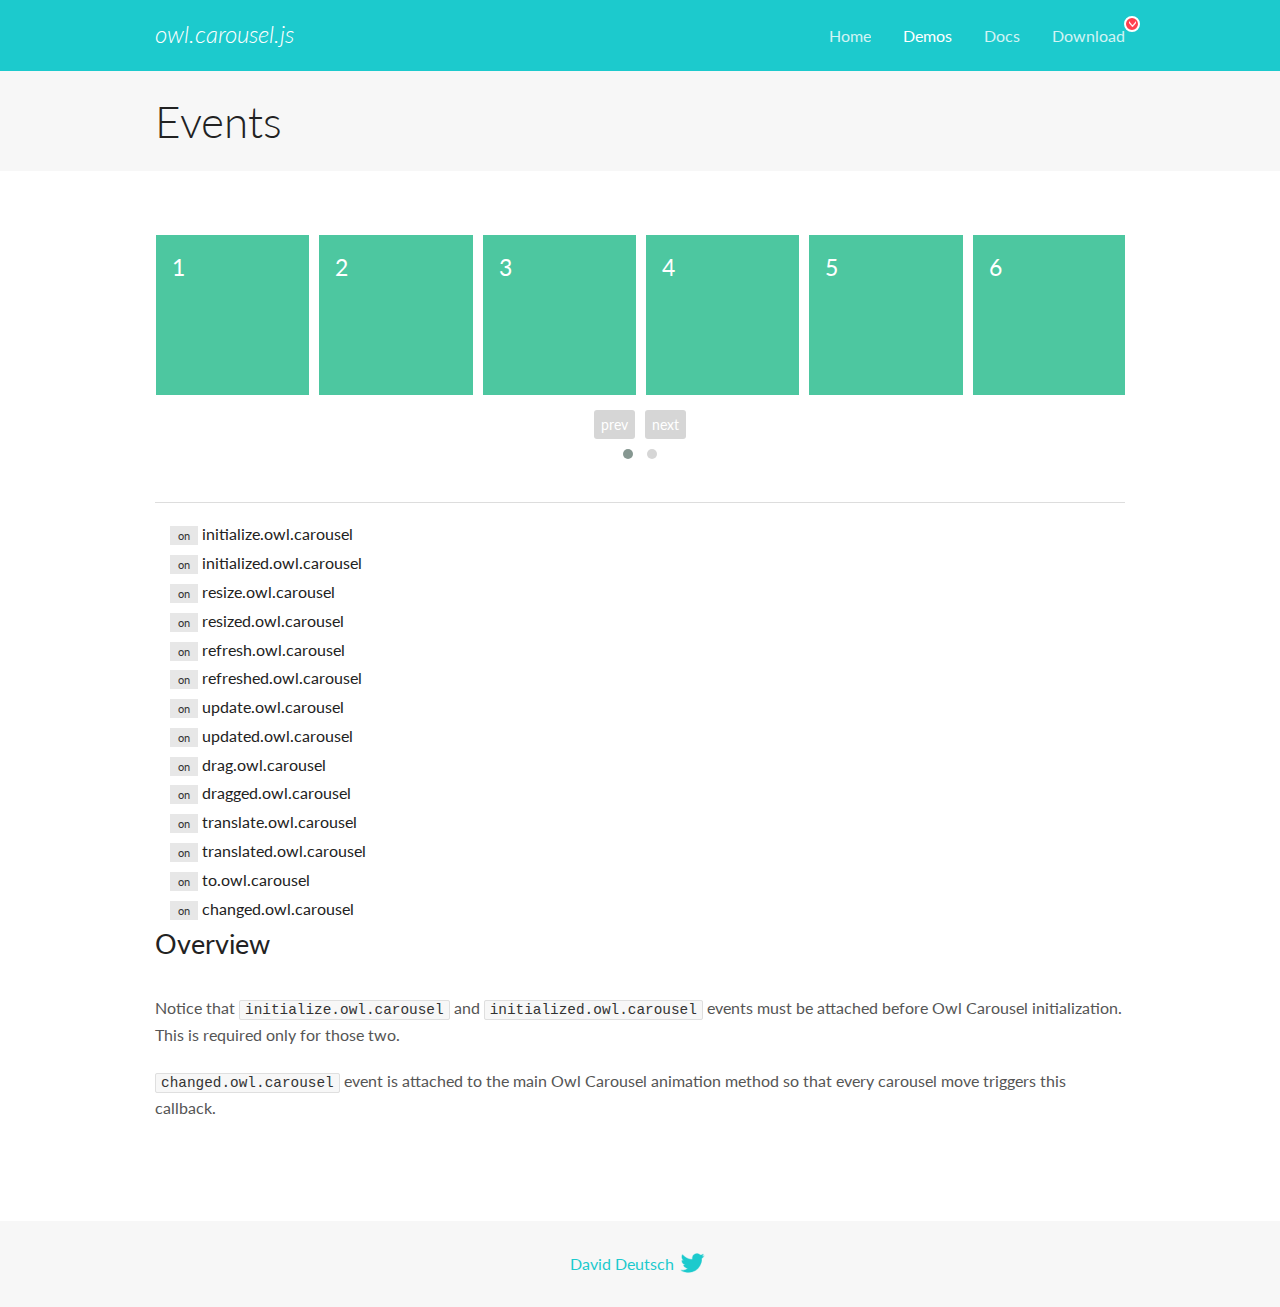
<file: dashboard/www/assets/lib/owl.carousel/docs/demos/events.html>
<!DOCTYPE html>
<html lang="en">
  <head>

    <!-- head -->
    <meta charset="utf-8">
    <meta name="msapplication-tap-highlight" content="no" />
    <meta name="viewport" content="width=device-width, initial-scale=1.0" />
    <meta name="description" content="Events usage demo">
    <meta name="author" content="David Deutsch">
    <title>
      Events Demo | Owl Carousel | 2.2.1
    </title>

    <!-- Stylesheets -->
    <link href='https://fonts.googleapis.com/css?family=Lato:300,400,700,400italic,300italic' rel='stylesheet' type='text/css'>
    <link rel="stylesheet" href="../assets/css/docs.theme.min.css">

    <!-- Owl Stylesheets -->
    <link rel="stylesheet" href="../assets/owlcarousel/assets/owl.carousel.min.css">
    <link rel="stylesheet" href="../assets/owlcarousel/assets/owl.theme.default.min.css">

    <!-- HTML5 shim and Respond.js IE8 support of HTML5 elements and media queries -->

    <!--[if lt IE 9]>
      <script src="https://oss.maxcdn.com/libs/html5shiv/3.7.0/html5shiv.js"></script>
      <script src="https://oss.maxcdn.com/libs/respond.js/1.3.0/respond.min.js"></script>
    <![endif]-->

    <!-- Favicons -->
    <link rel="apple-touch-icon-precomposed" sizes="144x144" href="../assets/ico/apple-touch-icon-144-precomposed.png">
    <link rel="shortcut icon" href="../assets/ico/favicon.png">
    <link rel="shortcut icon" href="favicon.ico">

    <!-- Yeah i know js should not be in header. Its required for demos.-->

    <!-- javascript -->
    <script src="../assets/vendors/jquery.min.js"></script>
    <script src="../assets/owlcarousel/owl.carousel.js"></script>
  </head>
  <body>

    <!-- header -->
    <header class="header">
      <div class="row">
        <div class="large-12 columns">
          <div class="brand left">
            <h3>
              <a href="/OwlCarousel2/">owl.carousel.js</a> 
            </h3>
          </div>
          <a id="toggle-nav" class="right">
            <span></span> <span></span> <span></span> 
          </a> 
          <div class="nav-bar">
            <ul class="clearfix">
              <li> <a href="/OwlCarousel2/index.html">Home</a>  </li>
              <li class="active">
                <a href="/OwlCarousel2/demos/demos.html">Demos</a> 
              </li>
              <li> <a href="/OwlCarousel2/docs/started-welcome.html">Docs</a>  </li>
              <li>
                <a href="https://github.com/OwlCarousel2/OwlCarousel2/archive/2.2.1.zip">Download</a> 
                <span class="download"></span> 
              </li>
            </ul>
          </div>
        </div>
      </div>
    </header>

    <!-- title -->
    <section class="title">
      <div class="row">
        <div class="large-12 columns">
          <h1>Events</h1>
        </div>
      </div>
    </section>

    <!--  Demos -->
    <section id="demos">
      <div class="row">
        <div class="large-12 columns">
          <div class="owl-carousel owl-theme">
            <div class="item">
              <h4>1</h4>
            </div>
            <div class="item">
              <h4>2</h4>
            </div>
            <div class="item">
              <h4>3</h4>
            </div>
            <div class="item">
              <h4>4</h4>
            </div>
            <div class="item">
              <h4>5</h4>
            </div>
            <div class="item">
              <h4>6</h4>
            </div>
            <div class="item">
              <h4>7</h4>
            </div>
            <div class="item">
              <h4>8</h4>
            </div>
            <div class="item">
              <h4>9</h4>
            </div>
            <div class="item">
              <h4>10</h4>
            </div>
            <div class="item">
              <h4>11</h4>
            </div>
            <div class="item">
              <h4>12</h4>
            </div>
          </div>
          <hr>
          <div class="large-12 columns callbacks">
            <div><span class="label secondary initialize">on</span>  initialize.owl.carousel </div>
            <div><span class="label secondary initialized">on</span>  initialized.owl.carousel </div>
            <div><span class="label secondary resize">on</span>  resize.owl.carousel </div>
            <div><span class="label secondary resized">on</span>  resized.owl.carousel </div>
            <div><span class="label secondary refresh">on</span>  refresh.owl.carousel </div>
            <div><span class="label secondary refreshed">on</span>  refreshed.owl.carousel </div>
            <div><span class="label secondary update">on</span>  update.owl.carousel </div>
            <div><span class="label secondary updated">on</span>  updated.owl.carousel </div>
            <div><span class="label secondary drag">on</span>  drag.owl.carousel </div>
            <div><span class="label secondary dragged">on</span>  dragged.owl.carousel </div>
            <div><span class="label secondary translate">on</span>  translate.owl.carousel </div>
            <div><span class="label secondary translated">on</span>  translated.owl.carousel </div>
            <div><span class="label secondary to">on</span>  to.owl.carousel </div>
            <div><span class="label secondary changed">on</span>  changed.owl.carousel </div>
          </div>
          <h3 id="overview">Overview</h3>
          <p>Notice that <code>initialize.owl.carousel</code> and <code>initialized.owl.carousel</code> events must be attached before Owl Carousel initialization. This is required only for those two.</p>
          <p><code>changed.owl.carousel</code> event is attached to the main Owl Carousel animation method so that every carousel move triggers this callback.</p>
          <script>
            jQuery(document).ready(function($) {
              var owl = $('.owl-carousel');
              owl.on('initialize.owl.carousel initialized.owl.carousel ' +
                'initialize.owl.carousel initialize.owl.carousel ' +
                'resize.owl.carousel resized.owl.carousel ' +
                'refresh.owl.carousel refreshed.owl.carousel ' +
                'update.owl.carousel updated.owl.carousel ' +
                'drag.owl.carousel dragged.owl.carousel ' +
                'translate.owl.carousel translated.owl.carousel ' +
                'to.owl.carousel changed.owl.carousel',
                function(e) {
                  $('.' + e.type)
                    .removeClass('secondary')
                    .addClass('success');
                  window.setTimeout(function() {
                    $('.' + e.type)
                      .removeClass('success')
                      .addClass('secondary');
                  }, 500);
                });
              owl.owlCarousel({
                loop: true,
                nav: true,
                lazyLoad: true,
                margin: 10,
                video: true,
                responsive: {
                  0: {
                    items: 1
                  },
                  600: {
                    items: 3
                  },
                  960: {
                    items: 5,
                  },
                  1200: {
                    items: 6
                  }
                }
              });
            });
          </script>
        </div>
      </div>
    </section>

    <!-- footer -->
    <footer class="footer">
      <div class="row">
        <div class="large-12 columns">
          <h5>
            <a href="/OwlCarousel2/docs/support-contact.html">David Deutsch</a> 
            <a id="custom-tweet-button" href="https://twitter.com/share?url=https://github.com/OwlCarousel2/OwlCarousel2&text=Owl Carousel - This is so awesome! " target="_blank"></a> 
          </h5>
        </div>
      </div>
    </footer>

    <!-- vendors -->
    <script src="../assets/vendors/highlight.js"></script>
    <script src="../assets/js/app.js"></script>
  </body>
</html>
</file>
